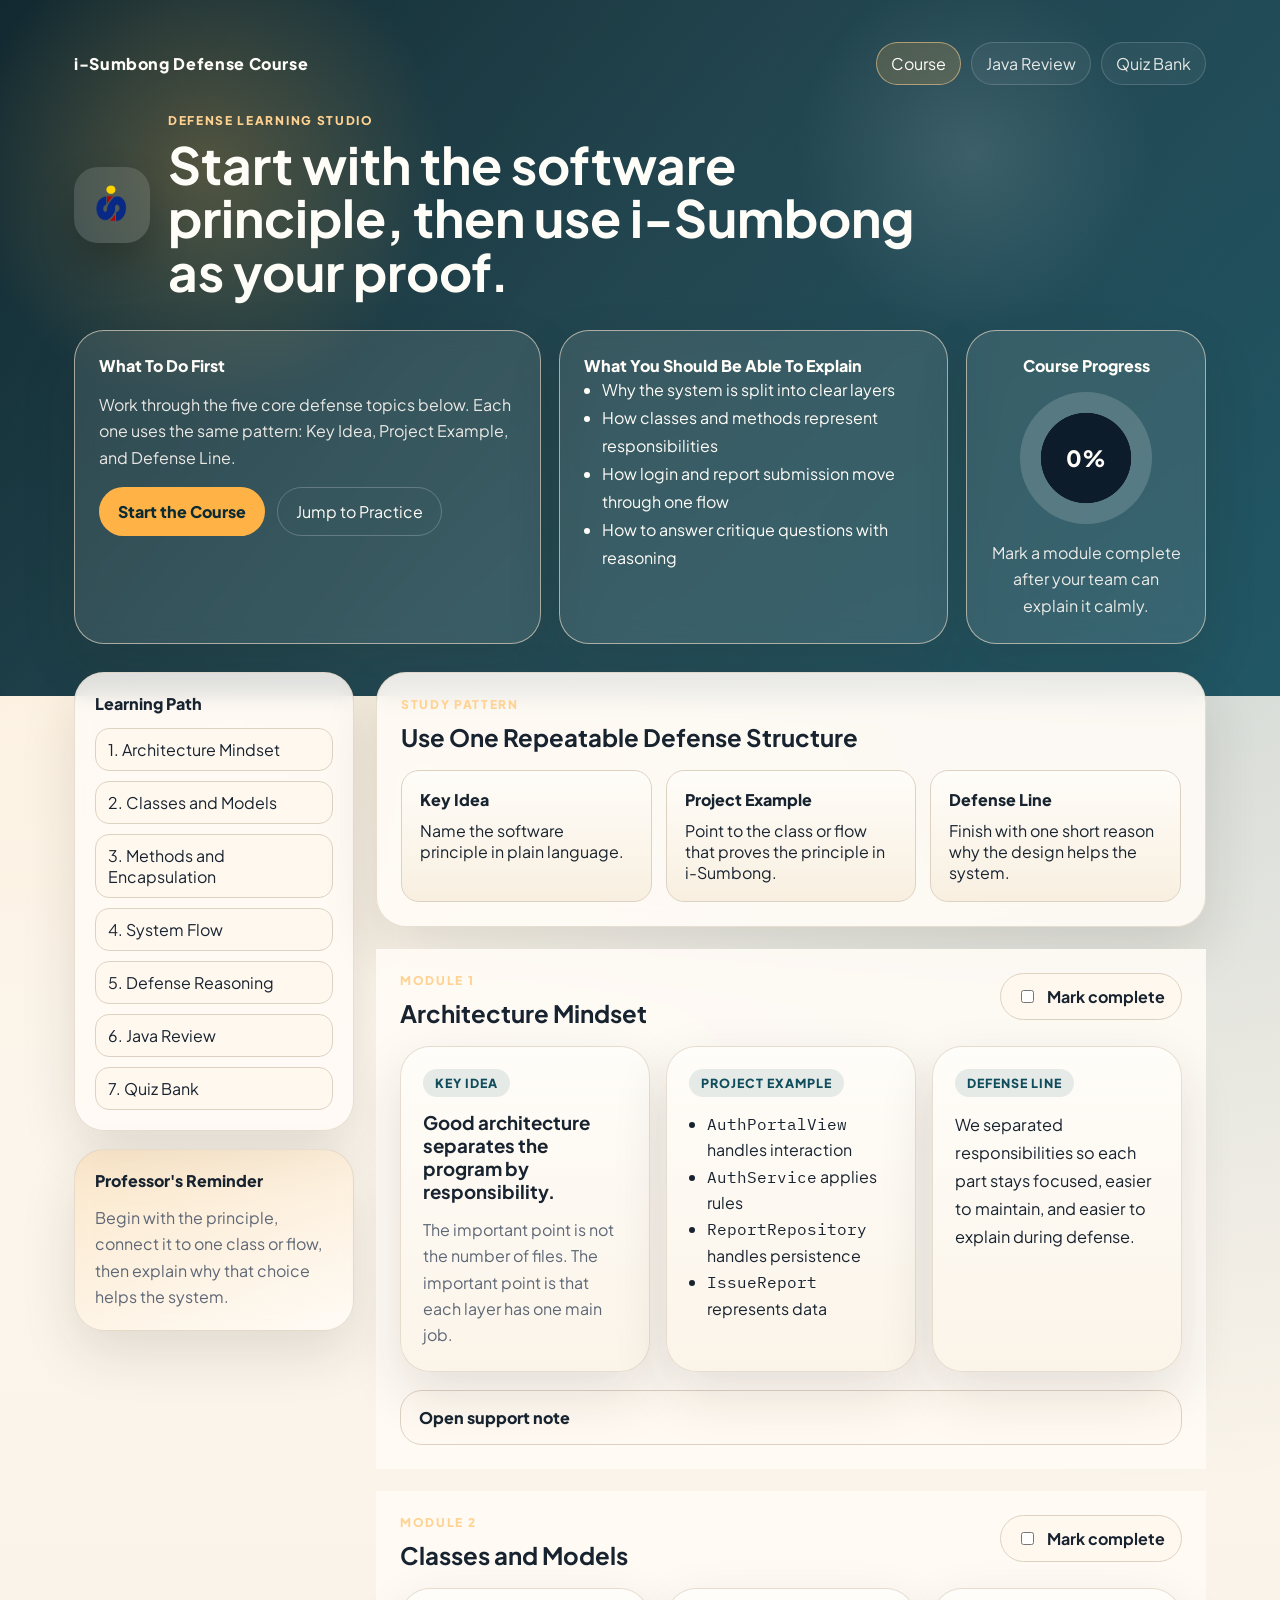
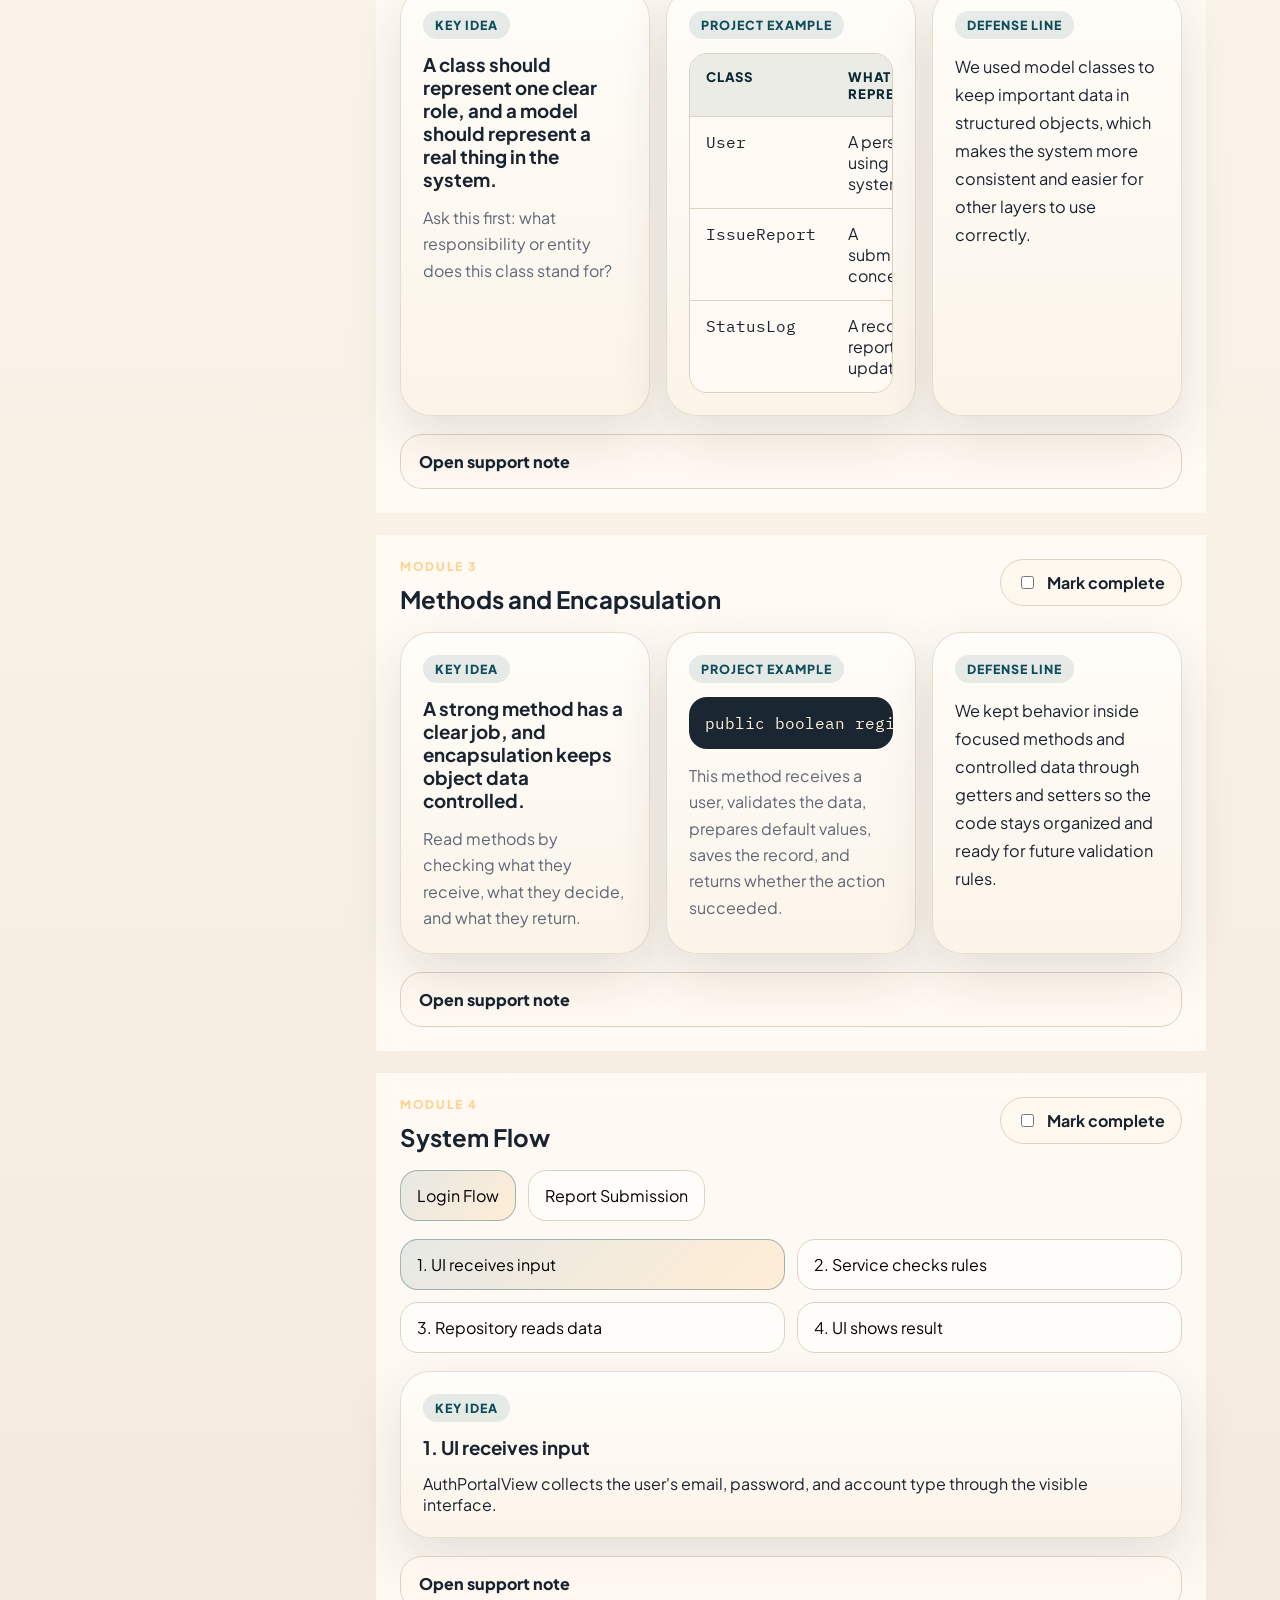
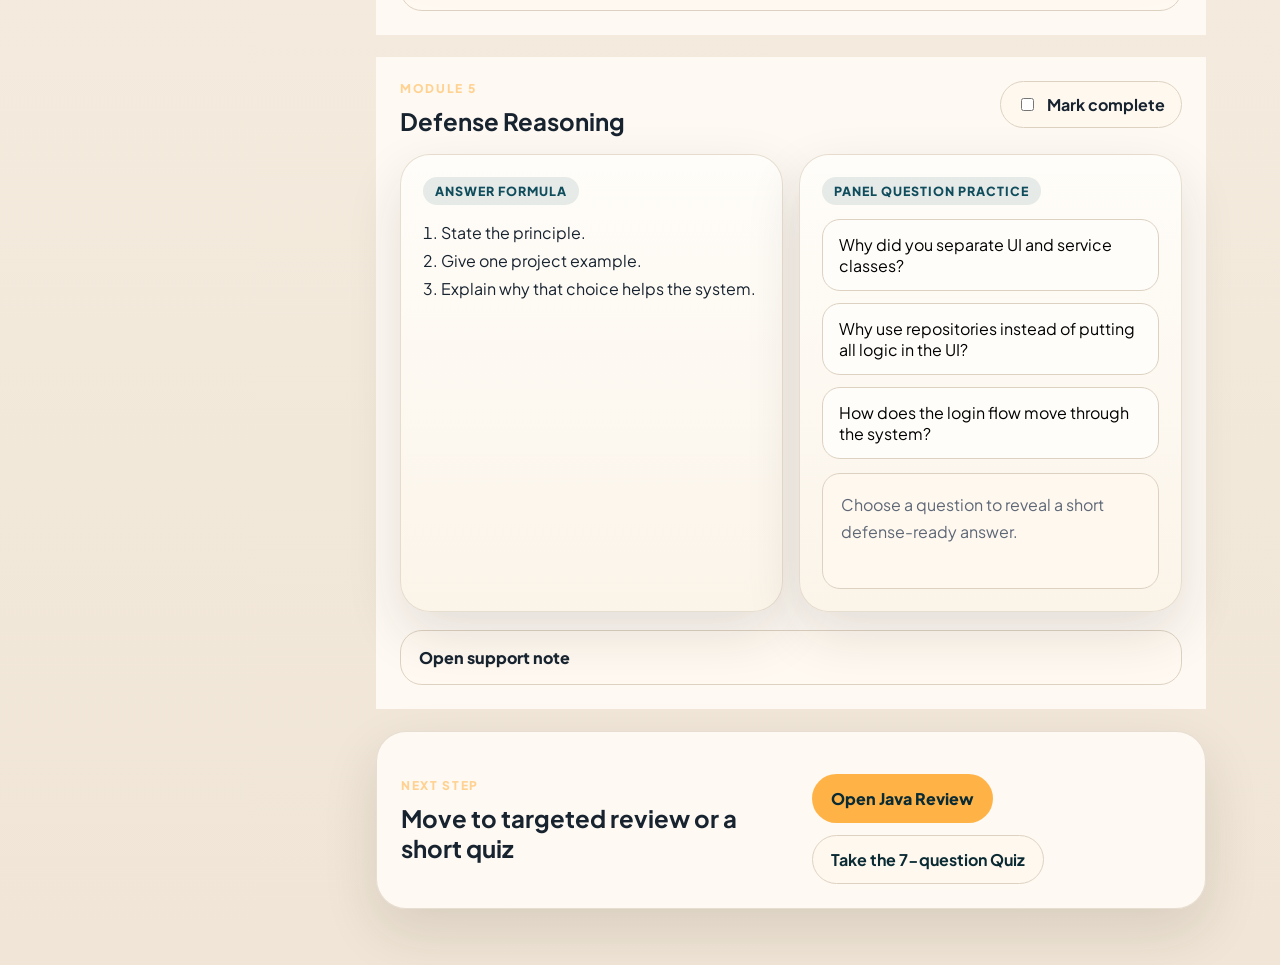
<file: index.html>
<!DOCTYPE html>
<html lang="en">
<head>
  <meta charset="UTF-8">
  <meta name="viewport" content="width=device-width, initial-scale=1.0">
  <title>i-Sumbong Defense Course</title>
  <link rel="preconnect" href="https://fonts.googleapis.com">
  <link rel="preconnect" href="https://fonts.gstatic.com" crossorigin>
  <link href="https://fonts.googleapis.com/css2?family=Plus+Jakarta+Sans:wght@400;500;600;700;800&family=IBM+Plex+Mono:wght@400;500;600&display=swap" rel="stylesheet">
  <link rel="stylesheet" href="styles.css">
</head>
<body>
  <div class="page-shell">
    <header class="hero">
      <div class="hero__mesh" aria-hidden="true"></div>
      <div class="hero__content">
        <nav class="top-nav" aria-label="Primary">
          <a class="top-nav__brand" href="index.html">i-Sumbong Defense Course</a>
          <div class="top-nav__links">
            <a class="top-nav__link is-active" href="index.html">Course</a>
            <a class="top-nav__link" href="java-review.html">Java Review</a>
            <a class="top-nav__link" href="quiz.html">Quiz Bank</a>
          </div>
        </nav>

        <div class="brand-row">
          <img class="brand-row__logo" src="logo.png" alt="i-Sumbong brand mark">
          <div>
            <p class="eyebrow">Defense Learning Studio</p>
            <h1>Start with the software principle, then use i-Sumbong as your proof.</h1>
          </div>
        </div>

        <div class="hero__grid hero__grid--course">
          <section class="hero-card hero-card--lead">
            <p class="hero-card__label">What To Do First</p>
            <p class="hero-card__copy">
              Work through the five core defense topics below. Each one uses the same pattern:
              Key Idea, Project Example, and Defense Line.
            </p>
            <div class="hero-actions">
              <a class="button button--primary" href="#module-1">Start the Course</a>
              <button class="button button--ghost" id="start-review" type="button">Jump to Practice</button>
            </div>
          </section>

          <section class="hero-card hero-card--checklist">
            <p class="hero-card__label">What You Should Be Able To Explain</p>
            <ul class="plain-list">
              <li>Why the system is split into clear layers</li>
              <li>How classes and methods represent responsibilities</li>
              <li>How login and report submission move through one flow</li>
              <li>How to answer critique questions with reasoning</li>
            </ul>
          </section>

          <section class="hero-card hero-card--score">
            <p class="hero-card__label">Course Progress</p>
            <div class="score-ring" aria-hidden="true">
              <span id="progress-value">0%</span>
            </div>
            <p class="hero-card__copy">Mark a module complete after your team can explain it calmly.</p>
          </section>
        </div>
      </div>
    </header>

    <div class="content-shell">
      <aside class="sidebar">
        <div class="sidebar__panel">
          <p class="sidebar__title">Learning Path</p>
          <nav class="checklist-nav">
            <a href="#module-1">1. Architecture Mindset</a>
            <a href="#module-2">2. Classes and Models</a>
            <a href="#module-3">3. Methods and Encapsulation</a>
            <a href="#module-4">4. System Flow</a>
            <a href="#module-5">5. Defense Reasoning</a>
            <a href="java-review.html">6. Java Review</a>
            <a href="quiz.html">7. Quiz Bank</a>
          </nav>
        </div>

        <div class="sidebar__panel sidebar__panel--accent">
          <p class="sidebar__title">Professor's Reminder</p>
          <p class="sidebar__copy">
            Begin with the principle, connect it to one class or flow, then explain why that choice helps
            the system.
          </p>
        </div>
      </aside>

      <main class="main-content">
        <section class="overview-card">
          <div>
            <p class="eyebrow">Study Pattern</p>
            <h2>Use One Repeatable Defense Structure</h2>
          </div>
          <div class="architecture-grid architecture-grid--compact">
            <article>
              <p class="architecture-grid__title">Key Idea</p>
              <p>Name the software principle in plain language.</p>
            </article>
            <article>
              <p class="architecture-grid__title">Project Example</p>
              <p>Point to the class or flow that proves the principle in i-Sumbong.</p>
            </article>
            <article>
              <p class="architecture-grid__title">Defense Line</p>
              <p>Finish with one short reason why the design helps the system.</p>
            </article>
          </div>
        </section>

        <section class="module" id="module-1">
          <div class="module__header">
            <div>
              <p class="eyebrow">Module 1</p>
              <h2>Architecture Mindset</h2>
            </div>
            <label class="module-check">
              <input class="progress-check" data-module="1" type="checkbox">
              <span>Mark complete</span>
            </label>
          </div>

          <div class="teaching-grid">
            <article class="lesson-card">
              <p class="lesson-tag">Key Idea</p>
              <h3>Good architecture separates the program by responsibility.</h3>
              <p class="plain-explain">
                The important point is not the number of files. The important point is that each layer has
                one main job.
              </p>
            </article>

            <article class="lesson-card lesson-card--case">
              <p class="lesson-tag">Project Example</p>
              <ul class="plain-list plain-list--tight">
                <li><code>AuthPortalView</code> handles interaction</li>
                <li><code>AuthService</code> applies rules</li>
                <li><code>ReportRepository</code> handles persistence</li>
                <li><code>IssueReport</code> represents data</li>
              </ul>
            </article>

            <article class="lesson-card lesson-card--answer">
              <p class="lesson-tag">Defense Line</p>
              <p class="defense-answer">
                We separated responsibilities so each part stays focused, easier to maintain, and easier to
                explain during defense.
              </p>
            </article>
          </div>

          <details class="support-note">
            <summary>Open support note</summary>
            <div class="support-note__content">
              <p><strong>Weak answer:</strong> We used layers because that is how Java projects look.</p>
              <p><strong>Better answer:</strong> We used layers because interaction, rules, storage, and data representation should not compete inside one class.</p>
            </div>
          </details>
        </section>

        <section class="module" id="module-2">
          <div class="module__header">
            <div>
              <p class="eyebrow">Module 2</p>
              <h2>Classes and Models</h2>
            </div>
            <label class="module-check">
              <input class="progress-check" data-module="2" type="checkbox">
              <span>Mark complete</span>
            </label>
          </div>

          <div class="teaching-grid">
            <article class="lesson-card">
              <p class="lesson-tag">Key Idea</p>
              <h3>A class should represent one clear role, and a model should represent a real thing in the system.</h3>
              <p class="plain-explain">
                Ask this first: what responsibility or entity does this class stand for?
              </p>
            </article>

            <article class="lesson-card lesson-card--case">
              <p class="lesson-tag">Project Example</p>
              <div class="table-shell">
                <table class="course-table">
                  <thead>
                    <tr>
                      <th scope="col">Class</th>
                      <th scope="col">What It Represents</th>
                    </tr>
                  </thead>
                  <tbody>
                    <tr>
                      <td><code>User</code></td>
                      <td>A person using the system</td>
                    </tr>
                    <tr>
                      <td><code>IssueReport</code></td>
                      <td>A submitted concern</td>
                    </tr>
                    <tr>
                      <td><code>StatusLog</code></td>
                      <td>A record of report updates</td>
                    </tr>
                  </tbody>
                </table>
              </div>
            </article>

            <article class="lesson-card lesson-card--answer">
              <p class="lesson-tag">Defense Line</p>
              <p class="defense-answer">
                We used model classes to keep important data in structured objects, which makes the system
                more consistent and easier for other layers to use correctly.
              </p>
            </article>
          </div>

          <details class="support-note">
            <summary>Open support note</summary>
            <div class="support-note__content">
              <p><strong>Class vs object:</strong> A class is the blueprint. An object is one actual instance created from that blueprint.</p>
              <p><strong>Fast example:</strong> <code>IssueReport</code> is the class, while one submitted complaint is an object.</p>
            </div>
          </details>
        </section>

        <section class="module" id="module-3">
          <div class="module__header">
            <div>
              <p class="eyebrow">Module 3</p>
              <h2>Methods and Encapsulation</h2>
            </div>
            <label class="module-check">
              <input class="progress-check" data-module="3" type="checkbox">
              <span>Mark complete</span>
            </label>
          </div>

          <div class="teaching-grid">
            <article class="lesson-card">
              <p class="lesson-tag">Key Idea</p>
              <h3>A strong method has a clear job, and encapsulation keeps object data controlled.</h3>
              <p class="plain-explain">
                Read methods by checking what they receive, what they decide, and what they return.
              </p>
            </article>

            <article class="lesson-card lesson-card--case">
              <p class="lesson-tag">Project Example</p>
              <pre><code>public boolean registerResident(User user)</code></pre>
              <p class="plain-explain">
                This method receives a user, validates the data, prepares default values, saves the record,
                and returns whether the action succeeded.
              </p>
            </article>

            <article class="lesson-card lesson-card--answer">
              <p class="lesson-tag">Defense Line</p>
              <p class="defense-answer">
                We kept behavior inside focused methods and controlled data through getters and setters so
                the code stays organized and ready for future validation rules.
              </p>
            </article>
          </div>

          <details class="support-note">
            <summary>Open support note</summary>
            <div class="support-note__content">
              <p><strong>Why encapsulation matters:</strong> It prevents object state from being changed carelessly across the whole program.</p>
              <p><strong>Simple phrasing:</strong> Access happens through controlled methods instead of direct field changes everywhere.</p>
            </div>
          </details>
        </section>

        <section class="module" id="module-4">
          <div class="module__header">
            <div>
              <p class="eyebrow">Module 4</p>
              <h2>System Flow</h2>
            </div>
            <label class="module-check">
              <input class="progress-check" data-module="4" type="checkbox">
              <span>Mark complete</span>
            </label>
          </div>

          <div class="flow-toolbar">
            <button class="flow-toggle is-selected" data-flow-track="login" type="button">Login Flow</button>
            <button class="flow-toggle" data-flow-track="report" type="button">Report Submission</button>
          </div>

          <div class="flow-map" id="flow-map">
            <button class="flow-step is-active" data-flow="0" type="button">1. UI receives input</button>
            <button class="flow-step" data-flow="1" type="button">2. Service checks rules</button>
            <button class="flow-step" data-flow="2" type="button">3. Repository reads or writes data</button>
            <button class="flow-step" data-flow="3" type="button">4. UI shows result</button>
          </div>

          <article class="lesson-card flow-output" id="flow-output">
            <p class="lesson-tag">Key Idea</p>
            <h3>1. UI receives input</h3>
            <p>The user enters information into the screen, and the UI passes that input to the correct service.</p>
          </article>

          <details class="support-note">
            <summary>Open support note</summary>
            <div class="support-note__content">
              <p><strong>Login pattern:</strong> UI input -> service validation -> repository lookup -> result in UI.</p>
              <p><strong>Report pattern:</strong> UI input -> service validation and defaults -> repository save -> success feedback.</p>
            </div>
          </details>
        </section>

        <section class="module" id="module-5">
          <div class="module__header">
            <div>
              <p class="eyebrow">Module 5</p>
              <h2>Defense Reasoning</h2>
            </div>
            <label class="module-check">
              <input class="progress-check" data-module="5" type="checkbox">
              <span>Mark complete</span>
            </label>
          </div>

          <div class="module__grid">
            <article class="lesson-card">
              <p class="lesson-tag">Answer Formula</p>
              <ol class="number-list">
                <li>State the principle.</li>
                <li>Give one project example.</li>
                <li>Explain why that choice helps the system.</li>
              </ol>
            </article>

            <article class="lesson-card">
              <p class="lesson-tag">Panel Question Practice</p>
              <div class="prompt-stack">
                <button class="prompt-button" type="button">Why did you separate UI and service classes?</button>
                <button class="prompt-button" type="button">Why use repositories instead of putting all logic in the UI?</button>
                <button class="prompt-button" type="button">How does the login flow move through the system?</button>
              </div>
              <div class="prompt-answer" id="prompt-answer">
                Choose a question to reveal a short defense-ready answer.
              </div>
            </article>
          </div>

          <details class="support-note">
            <summary>Open support note</summary>
            <div class="support-note__content">
              <p><strong>Critique example:</strong> <code>AuthPortalView</code> works, but its size makes it a good maintainability discussion point.</p>
              <p><strong>Good tone in defense:</strong> Be balanced. Mention what works now and what could improve later.</p>
            </div>
          </details>
        </section>

        <section class="overview-card overview-card--next">
          <div>
            <p class="eyebrow">Next Step</p>
            <h2>Move to targeted review or a short quiz</h2>
          </div>
          <div class="next-actions">
            <a class="button button--primary" href="java-review.html">Open Java Review</a>
            <a class="button button--secondary" href="quiz.html">Take the 7-question Quiz</a>
          </div>
        </section>
      </main>
    </div>
  </div>

  <script src="script.js"></script>
</body>
</html>
</file>
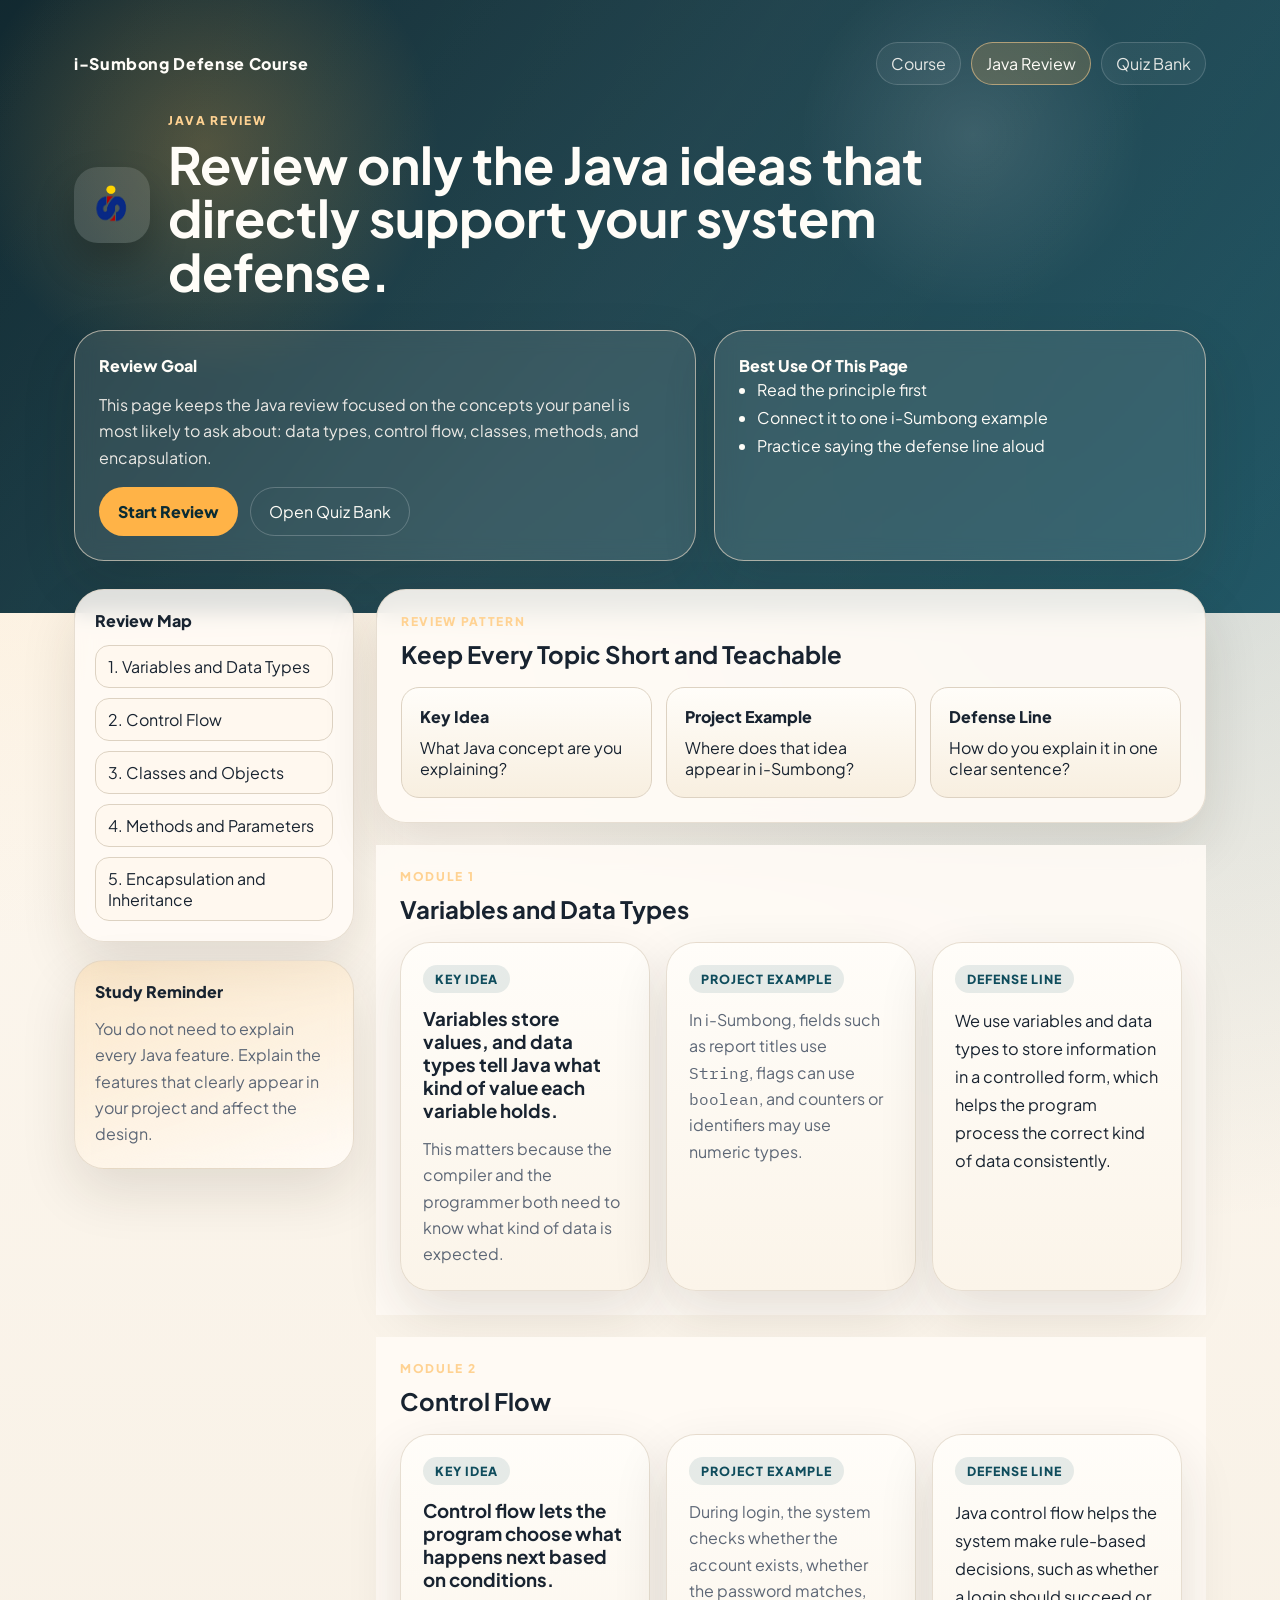
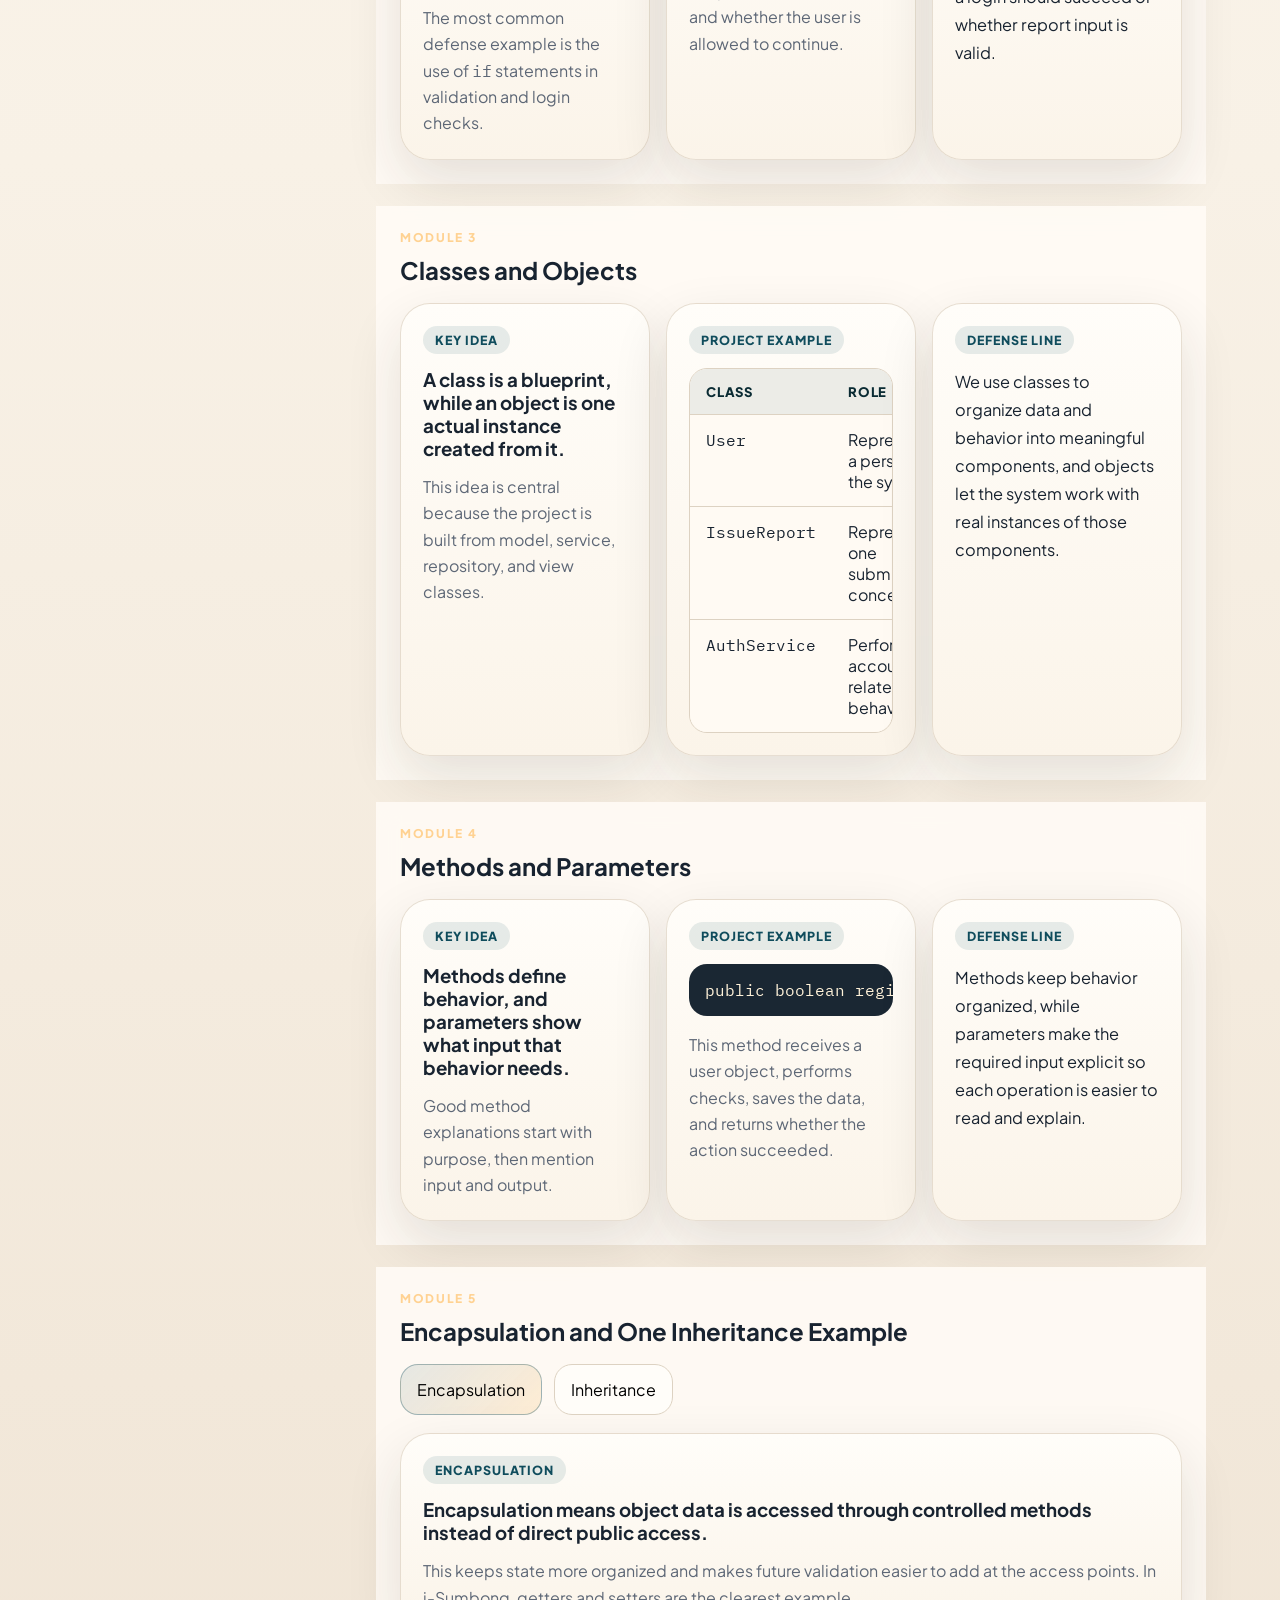
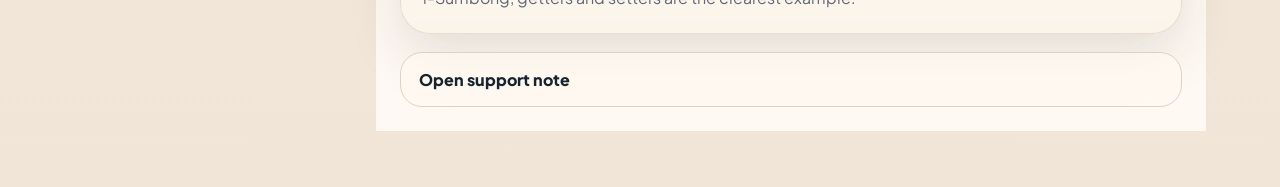
<file: java-review.html>
<!DOCTYPE html>
<html lang="en">
<head>
  <meta charset="UTF-8">
  <meta name="viewport" content="width=device-width, initial-scale=1.0">
  <title>Java Programming Review</title>
  <link rel="preconnect" href="https://fonts.googleapis.com">
  <link rel="preconnect" href="https://fonts.gstatic.com" crossorigin>
  <link href="https://fonts.googleapis.com/css2?family=Plus+Jakarta+Sans:wght@400;500;600;700;800&family=IBM+Plex+Mono:wght@400;500;600&display=swap" rel="stylesheet">
  <link rel="stylesheet" href="java-review.css">
</head>
<body>
  <div class="page-shell">
    <header class="hero">
      <div class="hero__mesh" aria-hidden="true"></div>
      <div class="hero__content">
        <nav class="top-nav" aria-label="Primary">
          <a class="top-nav__brand" href="index.html">i-Sumbong Defense Course</a>
          <div class="top-nav__links">
            <a class="top-nav__link" href="index.html">Course</a>
            <a class="top-nav__link is-active" href="java-review.html">Java Review</a>
            <a class="top-nav__link" href="quiz.html">Quiz Bank</a>
          </div>
        </nav>

        <div class="brand-row">
          <img class="brand-row__logo" src="logo.png" alt="i-Sumbong brand mark">
          <div>
            <p class="eyebrow">Java Review</p>
            <h1>Review only the Java ideas that directly support your system defense.</h1>
          </div>
        </div>

        <div class="hero__grid hero__grid--review">
          <section class="hero-card hero-card--lead">
            <p class="hero-card__label">Review Goal</p>
            <p class="hero-card__copy">
              This page keeps the Java review focused on the concepts your panel is most likely to ask about:
              data types, control flow, classes, methods, and encapsulation.
            </p>
            <div class="hero-actions">
              <a class="button button--primary" href="#review-modules">Start Review</a>
              <a class="button button--ghost" href="quiz.html">Open Quiz Bank</a>
            </div>
          </section>

          <section class="hero-card">
            <p class="hero-card__label">Best Use Of This Page</p>
            <ul class="plain-list">
              <li>Read the principle first</li>
              <li>Connect it to one i-Sumbong example</li>
              <li>Practice saying the defense line aloud</li>
            </ul>
          </section>
        </div>
      </div>
    </header>

    <div class="content-shell" id="review-modules">
      <aside class="sidebar">
        <div class="sidebar__panel">
          <p class="sidebar__title">Review Map</p>
          <nav class="checklist-nav">
            <a href="#module-1">1. Variables and Data Types</a>
            <a href="#module-2">2. Control Flow</a>
            <a href="#module-3">3. Classes and Objects</a>
            <a href="#module-4">4. Methods and Parameters</a>
            <a href="#module-5">5. Encapsulation and Inheritance</a>
          </nav>
        </div>

        <div class="sidebar__panel sidebar__panel--accent">
          <p class="sidebar__title">Study Reminder</p>
          <p class="sidebar__copy">
            You do not need to explain every Java feature. Explain the features that clearly appear in your
            project and affect the design.
          </p>
        </div>
      </aside>

      <main class="main-content">
        <section class="overview-card">
          <div>
            <p class="eyebrow">Review Pattern</p>
            <h2>Keep Every Topic Short and Teachable</h2>
          </div>
          <div class="architecture-grid architecture-grid--compact">
            <article>
              <p class="architecture-grid__title">Key Idea</p>
              <p>What Java concept are you explaining?</p>
            </article>
            <article>
              <p class="architecture-grid__title">Project Example</p>
              <p>Where does that idea appear in i-Sumbong?</p>
            </article>
            <article>
              <p class="architecture-grid__title">Defense Line</p>
              <p>How do you explain it in one clear sentence?</p>
            </article>
          </div>
        </section>

        <section class="module" id="module-1">
          <div class="module__header">
            <div>
              <p class="eyebrow">Module 1</p>
              <h2>Variables and Data Types</h2>
            </div>
          </div>

          <div class="teaching-grid">
            <article class="lesson-card">
              <p class="lesson-tag">Key Idea</p>
              <h3>Variables store values, and data types tell Java what kind of value each variable holds.</h3>
              <p class="plain-explain">
                This matters because the compiler and the programmer both need to know what kind of data is expected.
              </p>
            </article>

            <article class="lesson-card">
              <p class="lesson-tag">Project Example</p>
              <p class="plain-explain">
                In i-Sumbong, fields such as report titles use <code>String</code>, flags can use
                <code>boolean</code>, and counters or identifiers may use numeric types.
              </p>
            </article>

            <article class="lesson-card">
              <p class="lesson-tag">Defense Line</p>
              <p class="defense-answer">
                We use variables and data types to store information in a controlled form, which helps the
                program process the correct kind of data consistently.
              </p>
            </article>
          </div>
        </section>

        <section class="module" id="module-2">
          <div class="module__header">
            <div>
              <p class="eyebrow">Module 2</p>
              <h2>Control Flow</h2>
            </div>
          </div>

          <div class="teaching-grid">
            <article class="lesson-card">
              <p class="lesson-tag">Key Idea</p>
              <h3>Control flow lets the program choose what happens next based on conditions.</h3>
              <p class="plain-explain">
                The most common defense example is the use of <code>if</code> statements in validation and login checks.
              </p>
            </article>

            <article class="lesson-card">
              <p class="lesson-tag">Project Example</p>
              <p class="plain-explain">
                During login, the system checks whether the account exists, whether the password matches,
                and whether the user is allowed to continue.
              </p>
            </article>

            <article class="lesson-card">
              <p class="lesson-tag">Defense Line</p>
              <p class="defense-answer">
                Java control flow helps the system make rule-based decisions, such as whether a login should
                succeed or whether report input is valid.
              </p>
            </article>
          </div>
        </section>

        <section class="module" id="module-3">
          <div class="module__header">
            <div>
              <p class="eyebrow">Module 3</p>
              <h2>Classes and Objects</h2>
            </div>
          </div>

          <div class="teaching-grid">
            <article class="lesson-card">
              <p class="lesson-tag">Key Idea</p>
              <h3>A class is a blueprint, while an object is one actual instance created from it.</h3>
              <p class="plain-explain">
                This idea is central because the project is built from model, service, repository, and view classes.
              </p>
            </article>

            <article class="lesson-card lesson-card--case">
              <p class="lesson-tag">Project Example</p>
              <div class="table-shell">
                <table class="course-table">
                  <thead>
                    <tr>
                      <th scope="col">Class</th>
                      <th scope="col">Role</th>
                    </tr>
                  </thead>
                  <tbody>
                    <tr>
                      <td><code>User</code></td>
                      <td>Represents a person in the system</td>
                    </tr>
                    <tr>
                      <td><code>IssueReport</code></td>
                      <td>Represents one submitted concern</td>
                    </tr>
                    <tr>
                      <td><code>AuthService</code></td>
                      <td>Performs account-related behavior</td>
                    </tr>
                  </tbody>
                </table>
              </div>
            </article>

            <article class="lesson-card">
              <p class="lesson-tag">Defense Line</p>
              <p class="defense-answer">
                We use classes to organize data and behavior into meaningful components, and objects let the
                system work with real instances of those components.
              </p>
            </article>
          </div>
        </section>

        <section class="module" id="module-4">
          <div class="module__header">
            <div>
              <p class="eyebrow">Module 4</p>
              <h2>Methods and Parameters</h2>
            </div>
          </div>

          <div class="teaching-grid">
            <article class="lesson-card">
              <p class="lesson-tag">Key Idea</p>
              <h3>Methods define behavior, and parameters show what input that behavior needs.</h3>
              <p class="plain-explain">
                Good method explanations start with purpose, then mention input and output.
              </p>
            </article>

            <article class="lesson-card lesson-card--case">
              <p class="lesson-tag">Project Example</p>
              <pre><code>public boolean registerResident(User user)</code></pre>
              <p class="plain-explain">
                This method receives a user object, performs checks, saves the data, and returns whether the action succeeded.
              </p>
            </article>

            <article class="lesson-card">
              <p class="lesson-tag">Defense Line</p>
              <p class="defense-answer">
                Methods keep behavior organized, while parameters make the required input explicit so each
                operation is easier to read and explain.
              </p>
            </article>
          </div>
        </section>

        <section class="module" id="module-5">
          <div class="module__header">
            <div>
              <p class="eyebrow">Module 5</p>
              <h2>Encapsulation and One Inheritance Example</h2>
            </div>
          </div>

          <div class="topic-switcher" role="tablist" aria-label="Java concept tabs">
            <button class="topic-button is-selected" data-topic="encapsulation" type="button">Encapsulation</button>
            <button class="topic-button" data-topic="inheritance" type="button">Inheritance</button>
          </div>

          <article class="lesson-card topic-output" id="topic-output">
            <p class="lesson-tag">Encapsulation</p>
            <h3>Encapsulation means object data is accessed through controlled methods instead of direct public access.</h3>
            <p class="plain-explain">
              This keeps state more organized and makes future validation easier to add at the access points.
            </p>
          </article>

          <details class="support-note">
            <summary>Open support note</summary>
            <div class="support-note__content">
              <p><strong>Encapsulation example:</strong> Getters and setters control how fields in <code>IssueReport</code> or <code>User</code> are read and changed.</p>
              <p><strong>Inheritance example:</strong> <code>App</code> extends JavaFX <code>Application</code>, which shows reuse of framework behavior.</p>
            </div>
          </details>
        </section>
      </main>
    </div>
  </div>

  <script src="java-review.js"></script>
</body>
</html>
</file>
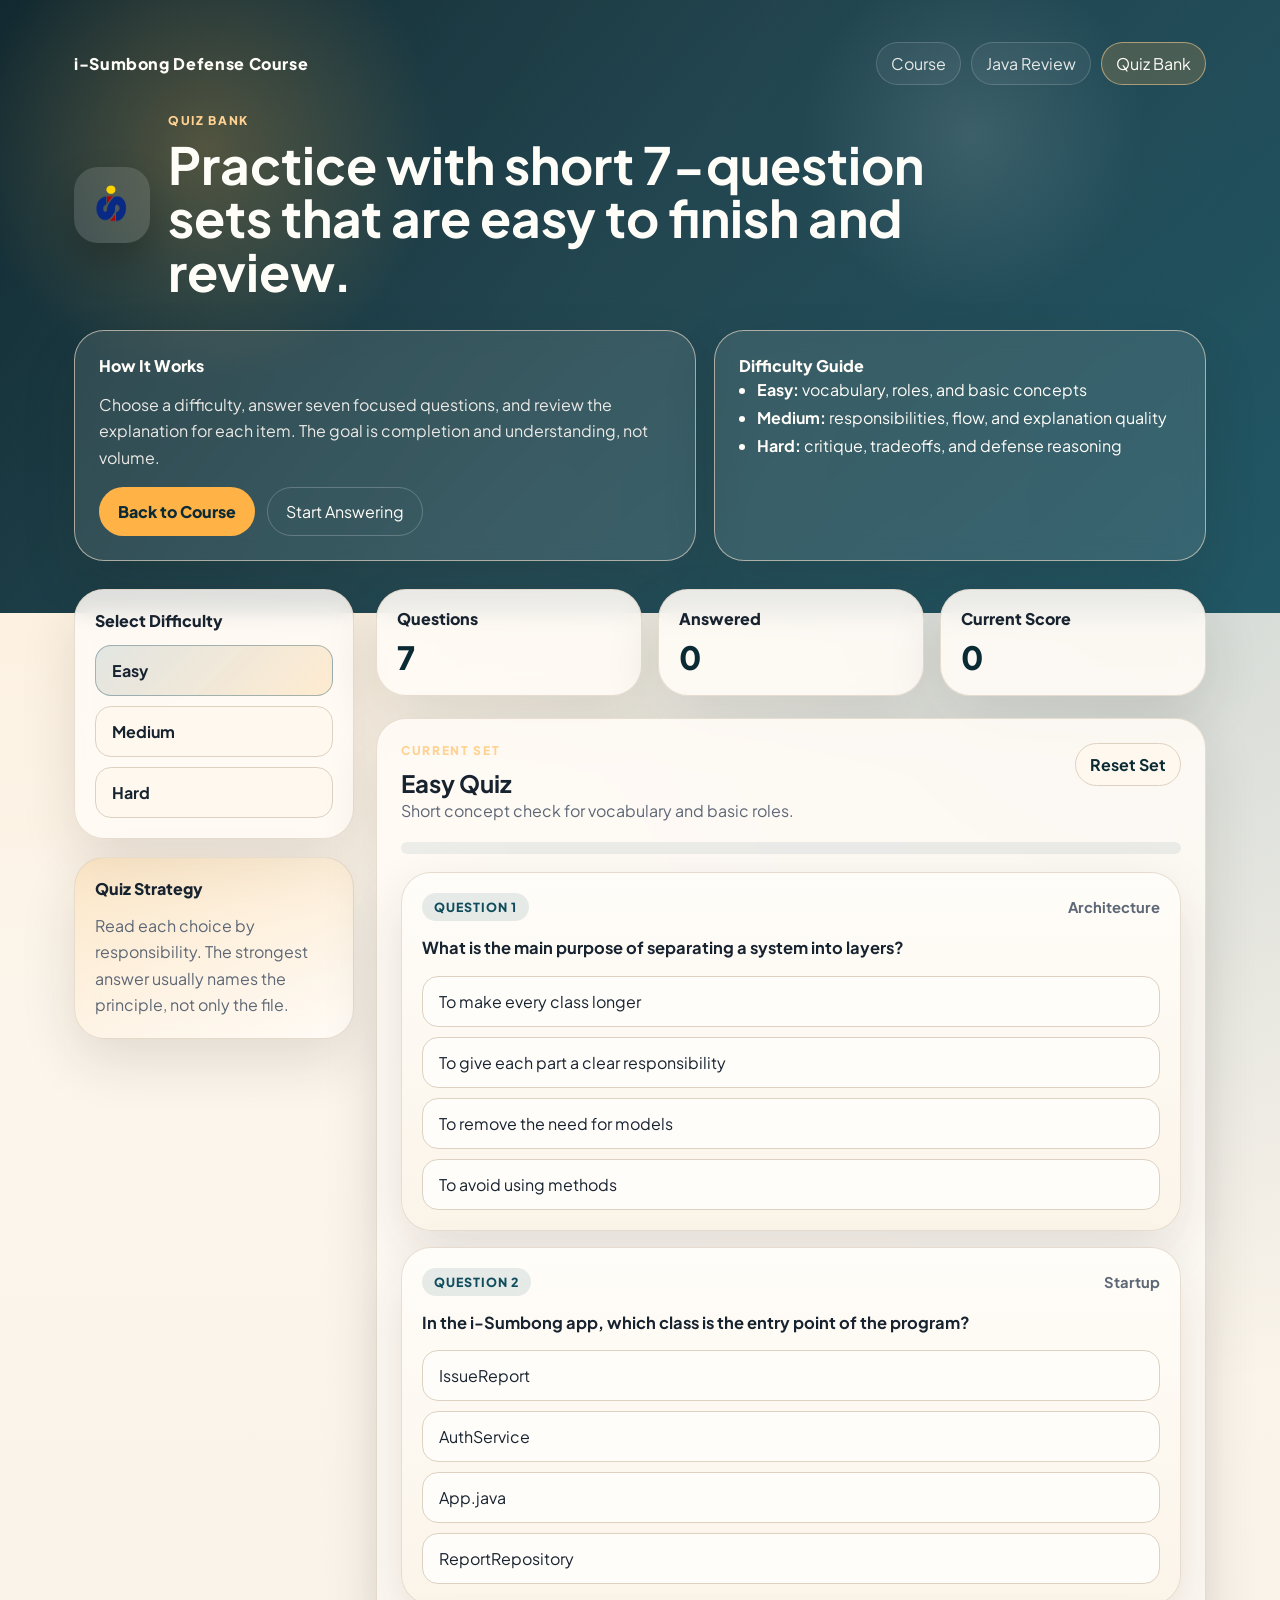
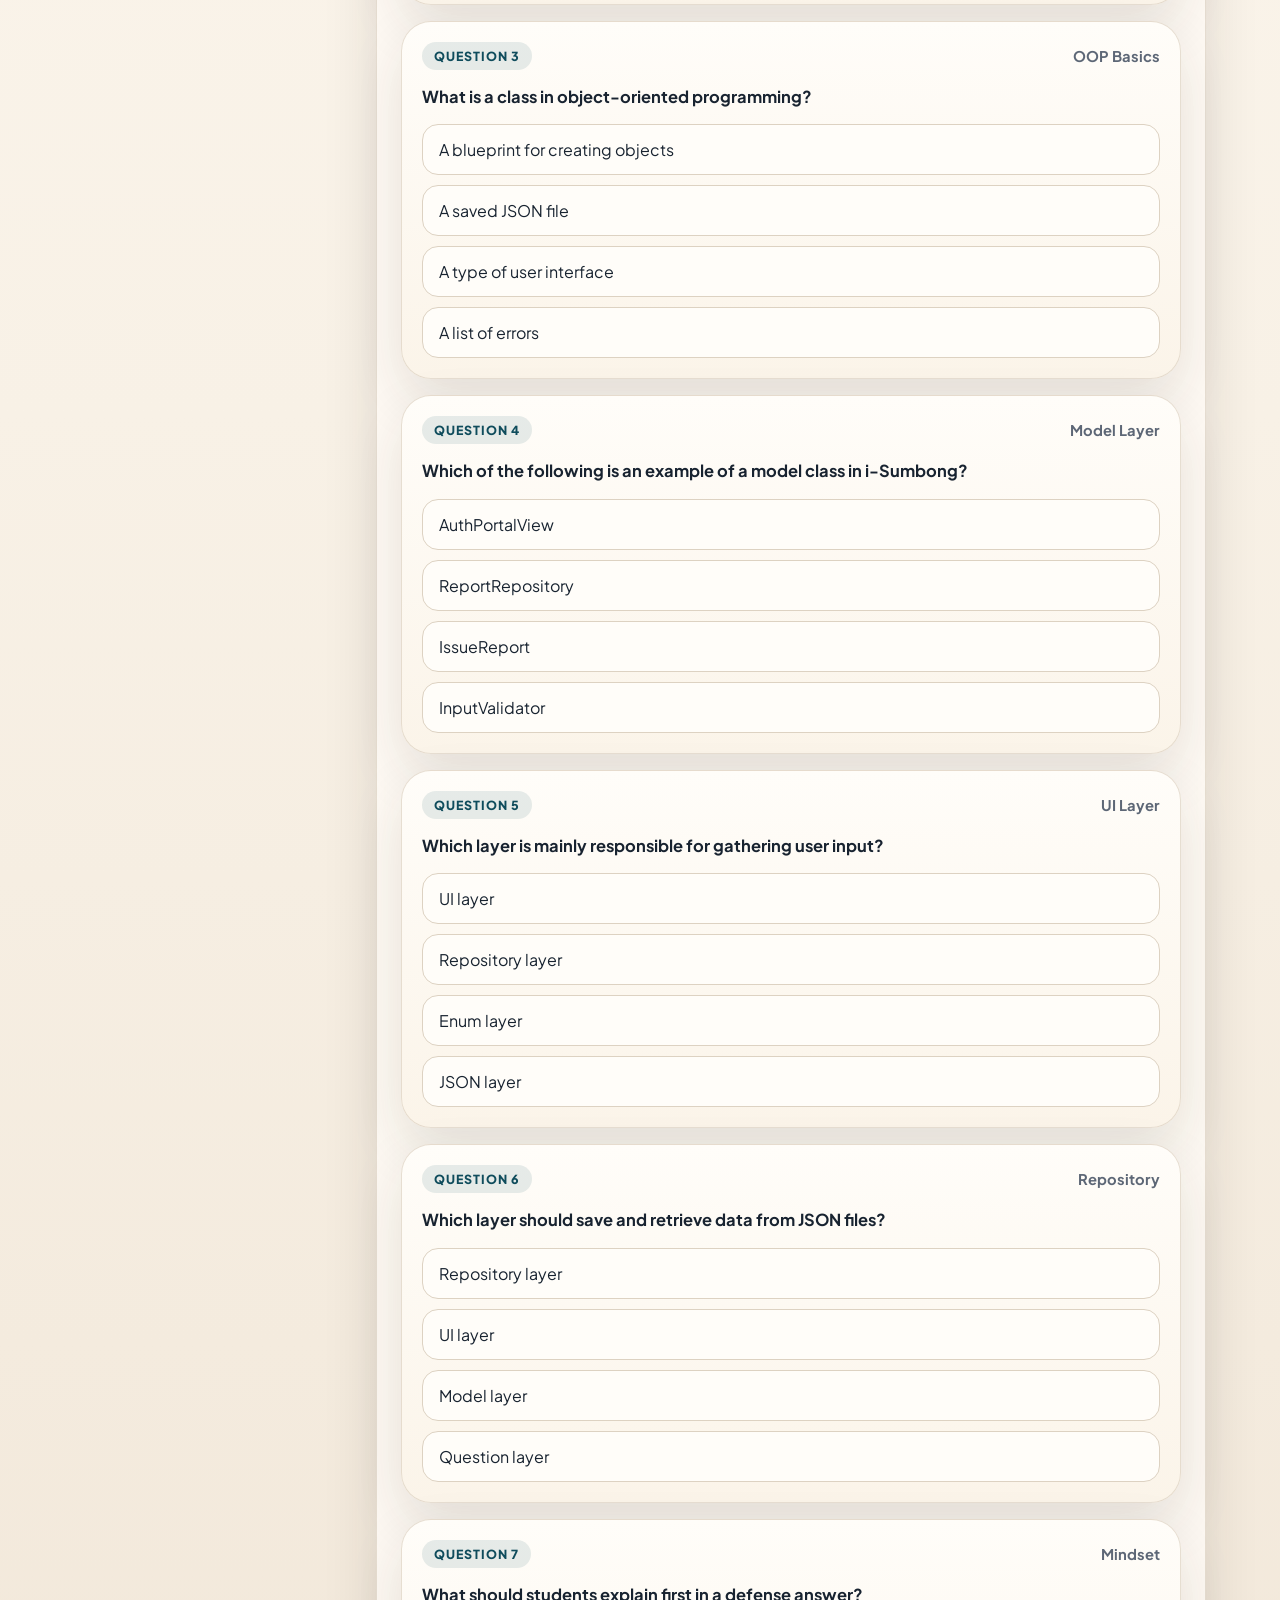
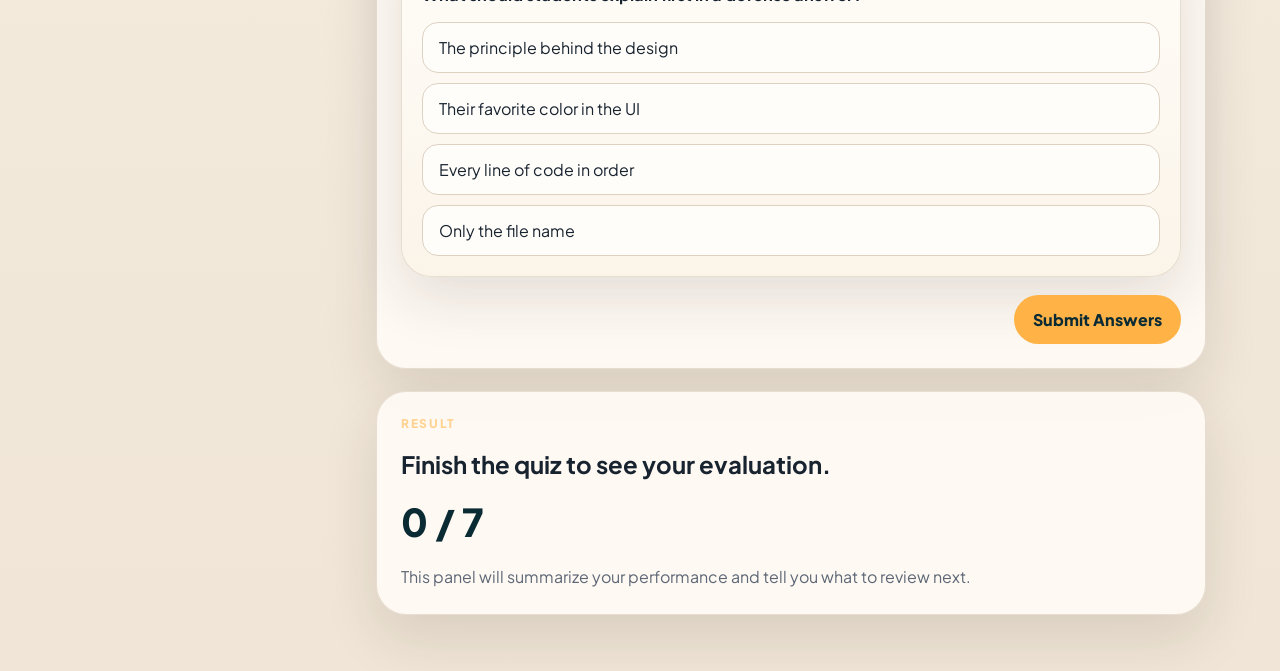
<file: quiz.html>
<!DOCTYPE html>
<html lang="en">
<head>
  <meta charset="UTF-8">
  <meta name="viewport" content="width=device-width, initial-scale=1.0">
  <title>i-Sumbong Quiz Bank</title>
  <link rel="preconnect" href="https://fonts.googleapis.com">
  <link rel="preconnect" href="https://fonts.gstatic.com" crossorigin>
  <link href="https://fonts.googleapis.com/css2?family=Plus+Jakarta+Sans:wght@400;500;600;700;800&family=IBM+Plex+Mono:wght@400;500;600&display=swap" rel="stylesheet">
  <link rel="stylesheet" href="quiz.css">
</head>
<body>
  <div class="page-shell">
    <header class="hero">
      <div class="hero__mesh" aria-hidden="true"></div>
      <div class="hero__content">
        <nav class="top-nav" aria-label="Primary">
          <a class="top-nav__brand" href="index.html">i-Sumbong Defense Course</a>
          <div class="top-nav__links">
            <a class="top-nav__link" href="index.html">Course</a>
            <a class="top-nav__link" href="java-review.html">Java Review</a>
            <a class="top-nav__link is-active" href="quiz.html">Quiz Bank</a>
          </div>
        </nav>

        <div class="brand-row">
          <img class="brand-row__logo" src="logo.png" alt="i-Sumbong brand mark">
          <div>
            <p class="eyebrow">Quiz Bank</p>
            <h1>Practice with short 7-question sets that are easy to finish and review.</h1>
          </div>
        </div>

        <div class="hero__grid hero__grid--quiz">
          <section class="hero-card hero-card--lead">
            <p class="hero-card__label">How It Works</p>
            <p class="hero-card__copy">
              Choose a difficulty, answer seven focused questions, and review the explanation for each item.
              The goal is completion and understanding, not volume.
            </p>
            <div class="hero-actions">
              <a class="button button--primary" href="index.html">Back to Course</a>
              <button class="button button--ghost" id="jump-to-quiz" type="button">Start Answering</button>
            </div>
          </section>

          <section class="hero-card">
            <p class="hero-card__label">Difficulty Guide</p>
            <ul class="plain-list">
              <li><strong>Easy:</strong> vocabulary, roles, and basic concepts</li>
              <li><strong>Medium:</strong> responsibilities, flow, and explanation quality</li>
              <li><strong>Hard:</strong> critique, tradeoffs, and defense reasoning</li>
            </ul>
          </section>
        </div>
      </div>
    </header>

    <main class="content-shell" id="quiz-root">
      <aside class="sidebar">
        <div class="sidebar__panel">
          <p class="sidebar__title">Select Difficulty</p>
          <div class="difficulty-switcher">
            <button class="difficulty-button is-selected" data-difficulty="easy" type="button">Easy</button>
            <button class="difficulty-button" data-difficulty="medium" type="button">Medium</button>
            <button class="difficulty-button" data-difficulty="hard" type="button">Hard</button>
          </div>
        </div>

        <div class="sidebar__panel sidebar__panel--accent">
          <p class="sidebar__title">Quiz Strategy</p>
          <p class="sidebar__copy">
            Read each choice by responsibility. The strongest answer usually names the principle, not only the file.
          </p>
        </div>
      </aside>

      <section class="quiz-layout">
        <div class="summary-strip">
          <article class="summary-card">
            <p class="summary-card__label">Questions</p>
            <p class="summary-card__value" id="total-count">7</p>
          </article>
          <article class="summary-card">
            <p class="summary-card__label">Answered</p>
            <p class="summary-card__value" id="answered-count">0</p>
          </article>
          <article class="summary-card">
            <p class="summary-card__label">Current Score</p>
            <p class="summary-card__value" id="score-count">0</p>
          </article>
        </div>

        <section class="quiz-panel">
          <div class="quiz-panel__header">
            <div>
              <p class="eyebrow">Current Set</p>
              <h2 id="quiz-title">Easy Quiz</h2>
              <p class="quiz-subtitle" id="quiz-subtitle">Short concept check for vocabulary and basic roles.</p>
            </div>
            <button class="button button--secondary button--compact" id="reset-quiz" type="button">Reset Set</button>
          </div>

          <div class="progress-bar" aria-hidden="true">
            <div class="progress-bar__fill" id="progress-bar-fill"></div>
          </div>

          <div class="question-list" id="question-list"></div>

          <div class="quiz-actions">
            <button class="button button--primary" id="submit-quiz" type="button">Submit Answers</button>
          </div>
        </section>

        <section class="result-panel" id="result-panel">
          <p class="eyebrow">Result</p>
          <h2 id="result-title">Finish the quiz to see your evaluation.</h2>
          <p class="result-score" id="result-score">0 / 7</p>
          <p class="result-copy" id="result-copy">
            This panel will summarize your performance and tell you what to review next.
          </p>
        </section>
      </section>
    </main>
  </div>

  <script src="quiz.js"></script>
</body>
</html>
</file>
<file: styles.css>
:root {
  --bg: #f7f2ea;
  --surface: rgba(255, 251, 246, 0.9);
  --text: #182330;
  --muted: #5d6776;
  --line: #ddd2c2;
  --primary: #0f4c5c;
  --primary-deep: #0a2b33;
  --accent: #ffb347;
  --success: #237a57;
  --shadow: 0 22px 55px rgba(40, 30, 17, 0.12);
  --radius-xl: 30px;
  --radius-lg: 22px;
}

*,
*::before,
*::after {
  box-sizing: border-box;
}

html {
  scroll-behavior: smooth;
}

body {
  margin: 0;
  font-family: "Plus Jakarta Sans", "Segoe UI", sans-serif;
  color: var(--text);
  background:
    radial-gradient(circle at top left, rgba(255, 179, 71, 0.2), transparent 26%),
    radial-gradient(circle at 90% 14%, rgba(15, 76, 92, 0.18), transparent 24%),
    linear-gradient(180deg, #fffaf3 0%, #f8f1e6 52%, #f0e5d6 100%);
}

img {
  display: block;
  max-width: 100%;
}

h1,
h2,
h3,
h4,
p,
ul,
ol,
pre,
table {
  margin: 0;
}

button,
a {
  font: inherit;
}

code,
pre {
  font-family: "IBM Plex Mono", Consolas, monospace;
}

.page-shell {
  min-height: 100vh;
}

.hero {
  position: relative;
  overflow: hidden;
  background: linear-gradient(135deg, rgba(13, 37, 45, 0.98), rgba(18, 76, 92, 0.92));
  color: #fffdf8;
}

.hero__mesh {
  position: absolute;
  inset: 0;
  background:
    radial-gradient(circle at 16% 24%, rgba(255, 179, 71, 0.25), transparent 20%),
    radial-gradient(circle at 76% 22%, rgba(255, 255, 255, 0.12), transparent 16%),
    linear-gradient(120deg, transparent 0%, rgba(255, 255, 255, 0.04) 48%, transparent 100%);
}

.hero__content {
  position: relative;
  max-width: 1180px;
  margin: 0 auto;
  padding: 42px 24px 52px;
}

.top-nav {
  display: flex;
  align-items: center;
  justify-content: space-between;
  gap: 18px;
  margin-bottom: 28px;
}

.top-nav__brand {
  color: #fffdf8;
  text-decoration: none;
  font-weight: 800;
  letter-spacing: 0.04em;
}

.top-nav__links {
  display: flex;
  flex-wrap: wrap;
  gap: 10px;
}

.top-nav__link {
  padding: 10px 14px;
  border-radius: 999px;
  border: 1px solid rgba(255, 255, 255, 0.16);
  color: rgba(255, 253, 248, 0.88);
  text-decoration: none;
  background: rgba(255, 255, 255, 0.05);
  transition: background 160ms ease, border-color 160ms ease, transform 160ms ease;
}

.top-nav__link:hover,
.button:hover,
.flow-toggle:hover,
.flow-step:hover,
.prompt-button:hover,
.support-note summary:hover {
  transform: translateY(-2px);
}

.top-nav__link.is-active {
  background: rgba(255, 179, 71, 0.18);
  border-color: rgba(255, 210, 146, 0.55);
  color: #fffdf8;
}

.brand-row {
  display: flex;
  align-items: center;
  gap: 18px;
}

.brand-row__logo {
  width: 76px;
  height: 76px;
  border-radius: 24px;
  background: rgba(255, 255, 255, 0.12);
  padding: 10px;
  box-shadow: 0 20px 38px rgba(0, 0, 0, 0.22);
}

.eyebrow {
  margin: 0 0 10px;
  color: #ffd292;
  text-transform: uppercase;
  letter-spacing: 0.14em;
  font-size: 0.75rem;
  font-weight: 800;
}

.hero h1 {
  max-width: 760px;
  font-size: clamp(2.25rem, 4vw, 4.2rem);
  line-height: 1.04;
}

.hero__grid {
  display: grid;
  gap: 18px;
  margin-top: 32px;
}

.hero__grid--course {
  grid-template-columns: minmax(0, 1.2fr) minmax(0, 1fr) 240px;
}

.hero-card,
.overview-card,
.lesson-card,
.sidebar__panel,
.flow-output {
  border: 1px solid rgba(221, 210, 194, 0.7);
  border-radius: var(--radius-xl);
  box-shadow: var(--shadow);
}

.hero-card {
  padding: 24px;
  background: rgba(255, 248, 239, 0.1);
  backdrop-filter: blur(10px);
}

.hero-card > * + * {
  margin-top: 16px;
}

.hero-card--score {
  display: grid;
  place-items: center;
  text-align: center;
}

.hero-card__label,
.sidebar__title,
.architecture-grid__title {
  font-weight: 800;
}

.hero-card__copy {
  color: rgba(255, 250, 244, 0.9);
  line-height: 1.65;
}

.hero-actions,
.next-actions,
.flow-toolbar {
  display: flex;
  flex-wrap: wrap;
  gap: 12px;
}

.button {
  display: inline-flex;
  align-items: center;
  justify-content: center;
  padding: 13px 18px;
  border-radius: 999px;
  border: 1px solid transparent;
  cursor: pointer;
  text-decoration: none;
  transition: transform 160ms ease, background 160ms ease, color 160ms ease, border-color 160ms ease;
}

.button--primary {
  background: var(--accent);
  color: var(--primary-deep);
  font-weight: 800;
}

.button--ghost {
  background: transparent;
  border-color: rgba(255, 255, 255, 0.22);
  color: #fffdf8;
}

.button--secondary {
  background: #fff8ef;
  border-color: var(--line);
  color: var(--primary-deep);
  font-weight: 700;
}

.score-ring {
  display: grid;
  place-items: center;
  width: 132px;
  height: 132px;
  border-radius: 50%;
  background:
    radial-gradient(circle closest-side, rgba(11, 25, 40, 0.96) 68%, transparent 69%),
    conic-gradient(var(--accent) 0deg, rgba(255, 255, 255, 0.18) 0deg);
  font-size: 1.4rem;
  font-weight: 800;
}

.plain-list,
.number-list {
  margin: 0;
  padding-left: 18px;
  line-height: 1.75;
}

.plain-list--tight {
  line-height: 1.65;
}

.content-shell {
  display: grid;
  grid-template-columns: 280px minmax(0, 1fr);
  gap: 22px;
  max-width: 1180px;
  margin: -24px auto 0;
  padding: 0 24px 56px;
}

.sidebar {
  position: sticky;
  top: 18px;
  align-self: start;
}

.sidebar__panel {
  padding: 20px;
  background: rgba(255, 251, 246, 0.86);
  backdrop-filter: blur(10px);
}

.sidebar__panel + .sidebar__panel {
  margin-top: 18px;
}

.sidebar__panel > * + * {
  margin-top: 14px;
}

.sidebar__panel--accent {
  background: linear-gradient(160deg, rgba(255, 179, 71, 0.2), rgba(255, 251, 246, 0.92));
}

.sidebar__copy {
  color: var(--muted);
  line-height: 1.65;
}

.checklist-nav {
  display: grid;
  gap: 10px;
}

.checklist-nav a {
  color: var(--text);
  text-decoration: none;
  padding: 10px 12px;
  border-radius: 14px;
  background: #fff8ef;
  border: 1px solid var(--line);
  overflow-wrap: anywhere;
}

.checklist-nav a:hover {
  background: #fff2dc;
}

.main-content {
  display: grid;
  gap: 22px;
}

.overview-card,
.module {
  padding: 24px;
  background: var(--surface);
  backdrop-filter: blur(12px);
}

.overview-card > * + *,
.module > * + * {
  margin-top: 18px;
}

.architecture-grid {
  display: grid;
  gap: 14px;
  margin-top: 18px;
}

.architecture-grid--compact {
  grid-template-columns: repeat(3, minmax(0, 1fr));
}

.architecture-grid article {
  padding: 18px;
  border-radius: 18px;
  background: linear-gradient(180deg, #fffdf9, #f8efe0);
  border: 1px solid var(--line);
}

.architecture-grid article > * + * {
  margin-top: 10px;
}

.module__header {
  display: flex;
  justify-content: space-between;
  gap: 18px;
  align-items: flex-start;
}

.module-check {
  display: inline-flex;
  align-items: center;
  gap: 10px;
  padding: 12px 16px;
  border-radius: 999px;
  background: #fff8ef;
  border: 1px solid var(--line);
  font-weight: 700;
}

.teaching-grid {
  display: grid;
  grid-template-columns: repeat(3, minmax(0, 1fr));
  gap: 16px;
}

.module__grid {
  display: grid;
  grid-template-columns: repeat(2, minmax(0, 1fr));
  gap: 16px;
}

.lesson-card,
.flow-output {
  padding: 22px;
  background: linear-gradient(180deg, #fffdf9, #fbf4e9);
}

.lesson-card > * + *,
.flow-output > * + * {
  margin-top: 14px;
}

.lesson-tag {
  display: inline-flex;
  padding: 6px 12px;
  border-radius: 999px;
  background: rgba(15, 76, 92, 0.1);
  color: var(--primary);
  font-size: 0.78rem;
  font-weight: 800;
  letter-spacing: 0.08em;
  text-transform: uppercase;
}

.plain-explain,
.prompt-answer,
.support-note__content,
.support-note__content p {
  color: var(--muted);
  line-height: 1.65;
}

.defense-answer {
  font-size: 1.02rem;
  line-height: 1.72;
}

pre {
  padding: 16px;
  border-radius: 18px;
  overflow: auto;
  background: #1a2733;
  color: #fff2d9;
}

.table-shell {
  overflow-x: auto;
  border: 1px solid var(--line);
  border-radius: 18px;
  background: #fffaf3;
}

.course-table {
  width: 100%;
  border-collapse: collapse;
}

.course-table th,
.course-table td {
  padding: 14px 16px;
  text-align: left;
  vertical-align: top;
  border-bottom: 1px solid var(--line);
}

.course-table th {
  background: rgba(15, 76, 92, 0.08);
  color: var(--primary-deep);
  font-size: 0.82rem;
  font-weight: 800;
  letter-spacing: 0.06em;
  text-transform: uppercase;
}

.course-table tbody tr:last-child td {
  border-bottom: 0;
}

.flow-toggle,
.flow-step,
.prompt-button {
  padding: 14px 16px;
  border-radius: 18px;
  border: 1px solid var(--line);
  background: #fffdf9;
  cursor: pointer;
  text-align: left;
  transition: transform 160ms ease, border-color 160ms ease, background 160ms ease, color 160ms ease;
}

.flow-toggle.is-selected,
.flow-step.is-active {
  background: linear-gradient(135deg, rgba(15, 76, 92, 0.1), rgba(255, 179, 71, 0.18));
  border-color: rgba(15, 76, 92, 0.35);
}

.flow-map {
  display: grid;
  grid-template-columns: repeat(2, minmax(0, 1fr));
  gap: 12px;
}

.prompt-stack {
  display: grid;
  gap: 12px;
}

.prompt-answer {
  min-height: 116px;
  padding: 18px;
  border-radius: 18px;
  background: #fff8ef;
  border: 1px solid var(--line);
}

.support-note {
  border: 1px solid var(--line);
  border-radius: var(--radius-lg);
  background: rgba(255, 248, 239, 0.82);
  overflow: hidden;
}

.support-note summary {
  list-style: none;
  padding: 16px 18px;
  cursor: pointer;
  font-weight: 800;
  transition: transform 160ms ease, background 160ms ease;
}

.support-note summary::-webkit-details-marker {
  display: none;
}

.support-note[open] summary {
  background: rgba(255, 179, 71, 0.14);
}

.support-note__content {
  padding: 0 18px 18px;
}

.support-note__content > * + * {
  margin-top: 10px;
}

.overview-card--next {
  display: flex;
  justify-content: space-between;
  align-items: center;
  gap: 18px;
}

@media (max-width: 1080px) {
  .hero__grid--course,
  .content-shell,
  .architecture-grid--compact,
  .teaching-grid,
  .module__grid,
  .flow-map {
    grid-template-columns: 1fr;
  }

  .overview-card--next {
    display: grid;
  }

  .sidebar {
    position: static;
  }
}

@media (max-width: 720px) {
  .hero__content,
  .content-shell {
    padding-left: 16px;
    padding-right: 16px;
  }

  .top-nav,
  .brand-row,
  .hero-actions,
  .next-actions,
  .module__header,
  .flow-toolbar {
    flex-direction: column;
    align-items: flex-start;
  }
}
</file>
<file: java-review.css>
:root {
  --surface: rgba(255, 251, 246, 0.9);
  --text: #182330;
  --muted: #5d6776;
  --line: #ddd2c2;
  --primary: #0f4c5c;
  --primary-deep: #0a2b33;
  --accent: #ffb347;
  --shadow: 0 22px 55px rgba(40, 30, 17, 0.12);
  --radius-xl: 30px;
  --radius-lg: 22px;
}

*,
*::before,
*::after {
  box-sizing: border-box;
}

html {
  scroll-behavior: smooth;
}

body {
  margin: 0;
  font-family: "Plus Jakarta Sans", "Segoe UI", sans-serif;
  color: var(--text);
  background:
    radial-gradient(circle at top left, rgba(255, 179, 71, 0.2), transparent 26%),
    radial-gradient(circle at 90% 14%, rgba(15, 76, 92, 0.18), transparent 24%),
    linear-gradient(180deg, #fffaf3 0%, #f8f1e6 52%, #f0e5d6 100%);
}

h1,
h2,
h3,
h4,
p,
ul,
ol,
table {
  margin: 0;
}

img {
  display: block;
  max-width: 100%;
}

button,
a {
  font: inherit;
}

code,
pre {
  font-family: "IBM Plex Mono", Consolas, monospace;
}

.page-shell {
  min-height: 100vh;
}

.hero {
  position: relative;
  overflow: hidden;
  background: linear-gradient(135deg, rgba(13, 37, 45, 0.98), rgba(18, 76, 92, 0.92));
  color: #fffdf8;
}

.hero__mesh {
  position: absolute;
  inset: 0;
  background:
    radial-gradient(circle at 16% 24%, rgba(255, 179, 71, 0.25), transparent 20%),
    radial-gradient(circle at 76% 22%, rgba(255, 255, 255, 0.12), transparent 16%),
    linear-gradient(120deg, transparent 0%, rgba(255, 255, 255, 0.04) 48%, transparent 100%);
}

.hero__content {
  position: relative;
  max-width: 1180px;
  margin: 0 auto;
  padding: 42px 24px 52px;
}

.top-nav {
  display: flex;
  align-items: center;
  justify-content: space-between;
  gap: 18px;
  margin-bottom: 28px;
}

.top-nav__brand {
  color: #fffdf8;
  text-decoration: none;
  font-weight: 800;
  letter-spacing: 0.04em;
}

.top-nav__links {
  display: flex;
  flex-wrap: wrap;
  gap: 10px;
}

.top-nav__link {
  padding: 10px 14px;
  border-radius: 999px;
  border: 1px solid rgba(255, 255, 255, 0.16);
  color: rgba(255, 253, 248, 0.88);
  text-decoration: none;
  background: rgba(255, 255, 255, 0.05);
  transition: background 160ms ease, border-color 160ms ease, transform 160ms ease;
}

.top-nav__link:hover,
.button:hover,
.topic-button:hover,
.support-note summary:hover {
  transform: translateY(-2px);
}

.top-nav__link.is-active {
  background: rgba(255, 179, 71, 0.18);
  border-color: rgba(255, 210, 146, 0.55);
  color: #fffdf8;
}

.brand-row {
  display: flex;
  align-items: center;
  gap: 18px;
}

.brand-row__logo {
  width: 76px;
  height: 76px;
  border-radius: 24px;
  background: rgba(255, 255, 255, 0.12);
  padding: 10px;
  box-shadow: 0 20px 38px rgba(0, 0, 0, 0.22);
}

.eyebrow {
  margin: 0 0 10px;
  color: #ffd292;
  text-transform: uppercase;
  letter-spacing: 0.14em;
  font-size: 0.75rem;
  font-weight: 800;
}

.hero h1 {
  max-width: 760px;
  font-size: clamp(2.2rem, 4vw, 4.2rem);
  line-height: 1.04;
}

.hero__grid {
  display: grid;
  gap: 18px;
  margin-top: 32px;
}

.hero__grid--review {
  grid-template-columns: minmax(0, 1.2fr) minmax(0, 0.95fr);
}

.hero-card,
.overview-card,
.lesson-card,
.sidebar__panel {
  border: 1px solid rgba(221, 210, 194, 0.7);
  border-radius: var(--radius-xl);
  box-shadow: var(--shadow);
}

.hero-card {
  padding: 24px;
  background: rgba(255, 248, 239, 0.1);
  backdrop-filter: blur(10px);
}

.hero-card > * + * {
  margin-top: 16px;
}

.hero-card__label,
.sidebar__title,
.architecture-grid__title {
  font-weight: 800;
}

.hero-card__copy {
  color: rgba(255, 250, 244, 0.9);
  line-height: 1.65;
}

.hero-actions {
  display: flex;
  flex-wrap: wrap;
  gap: 12px;
}

.button {
  display: inline-flex;
  align-items: center;
  justify-content: center;
  padding: 13px 18px;
  border-radius: 999px;
  border: 1px solid transparent;
  cursor: pointer;
  text-decoration: none;
  transition: transform 160ms ease, background 160ms ease, color 160ms ease, border-color 160ms ease;
}

.button--primary {
  background: var(--accent);
  color: var(--primary-deep);
  font-weight: 800;
}

.button--ghost {
  background: transparent;
  border-color: rgba(255, 255, 255, 0.22);
  color: #fffdf8;
}

.plain-list {
  margin: 0;
  padding-left: 18px;
  line-height: 1.75;
}

.content-shell {
  display: grid;
  grid-template-columns: 280px minmax(0, 1fr);
  gap: 22px;
  max-width: 1180px;
  margin: -24px auto 0;
  padding: 0 24px 56px;
}

.sidebar {
  position: sticky;
  top: 18px;
  align-self: start;
}

.sidebar__panel {
  padding: 20px;
  background: rgba(255, 251, 246, 0.86);
  backdrop-filter: blur(10px);
}

.sidebar__panel + .sidebar__panel {
  margin-top: 18px;
}

.sidebar__panel > * + * {
  margin-top: 14px;
}

.sidebar__panel--accent {
  background: linear-gradient(160deg, rgba(255, 179, 71, 0.2), rgba(255, 251, 246, 0.92));
}

.sidebar__copy {
  color: var(--muted);
  line-height: 1.65;
}

.checklist-nav {
  display: grid;
  gap: 10px;
}

.checklist-nav a {
  color: var(--text);
  text-decoration: none;
  padding: 10px 12px;
  border-radius: 14px;
  background: #fff8ef;
  border: 1px solid var(--line);
  overflow-wrap: anywhere;
}

.checklist-nav a:hover {
  background: #fff2dc;
}

.main-content {
  display: grid;
  gap: 22px;
}

.overview-card,
.module {
  padding: 24px;
  background: var(--surface);
  backdrop-filter: blur(12px);
}

.overview-card > * + *,
.module > * + * {
  margin-top: 18px;
}

.architecture-grid {
  display: grid;
  gap: 14px;
  margin-top: 18px;
}

.architecture-grid--compact {
  grid-template-columns: repeat(3, minmax(0, 1fr));
}

.architecture-grid article {
  padding: 18px;
  border-radius: 18px;
  background: linear-gradient(180deg, #fffdf9, #f8efe0);
  border: 1px solid var(--line);
}

.architecture-grid article > * + * {
  margin-top: 10px;
}

.teaching-grid {
  display: grid;
  grid-template-columns: repeat(3, minmax(0, 1fr));
  gap: 16px;
}

.lesson-card {
  padding: 22px;
  background: linear-gradient(180deg, #fffdf9, #fbf4e9);
}

.lesson-card > * + * {
  margin-top: 14px;
}

.lesson-tag {
  display: inline-flex;
  padding: 6px 12px;
  border-radius: 999px;
  background: rgba(15, 76, 92, 0.1);
  color: var(--primary);
  font-size: 0.78rem;
  font-weight: 800;
  letter-spacing: 0.08em;
  text-transform: uppercase;
}

.plain-explain,
.support-note__content,
.support-note__content p {
  color: var(--muted);
  line-height: 1.65;
}

.defense-answer {
  font-size: 1.02rem;
  line-height: 1.72;
}

pre {
  padding: 16px;
  border-radius: 18px;
  overflow: auto;
  background: #1a2733;
  color: #fff2d9;
}

.table-shell {
  overflow-x: auto;
  border: 1px solid var(--line);
  border-radius: 18px;
  background: #fffaf3;
}

.course-table {
  width: 100%;
  border-collapse: collapse;
}

.course-table th,
.course-table td {
  padding: 14px 16px;
  text-align: left;
  vertical-align: top;
  border-bottom: 1px solid var(--line);
}

.course-table th {
  background: rgba(15, 76, 92, 0.08);
  color: var(--primary-deep);
  font-size: 0.82rem;
  font-weight: 800;
  letter-spacing: 0.06em;
  text-transform: uppercase;
}

.course-table tbody tr:last-child td {
  border-bottom: 0;
}

.topic-switcher {
  display: flex;
  flex-wrap: wrap;
  gap: 12px;
}

.topic-button {
  padding: 14px 16px;
  border-radius: 18px;
  border: 1px solid var(--line);
  background: #fffdf9;
  cursor: pointer;
  transition: transform 160ms ease, background 160ms ease, border-color 160ms ease;
}

.topic-button.is-selected {
  background: linear-gradient(135deg, rgba(15, 76, 92, 0.1), rgba(255, 179, 71, 0.18));
  border-color: rgba(15, 76, 92, 0.35);
}

.support-note {
  border: 1px solid var(--line);
  border-radius: var(--radius-lg);
  background: rgba(255, 248, 239, 0.82);
  overflow: hidden;
}

.support-note summary {
  list-style: none;
  padding: 16px 18px;
  cursor: pointer;
  font-weight: 800;
  transition: transform 160ms ease, background 160ms ease;
}

.support-note summary::-webkit-details-marker {
  display: none;
}

.support-note[open] summary {
  background: rgba(255, 179, 71, 0.14);
}

.support-note__content {
  padding: 0 18px 18px;
}

.support-note__content > * + * {
  margin-top: 10px;
}

@media (max-width: 1080px) {
  .hero__grid--review,
  .content-shell,
  .architecture-grid--compact,
  .teaching-grid {
    grid-template-columns: 1fr;
  }

  .sidebar {
    position: static;
  }
}

@media (max-width: 720px) {
  .hero__content,
  .content-shell {
    padding-left: 16px;
    padding-right: 16px;
  }

  .top-nav,
  .brand-row,
  .hero-actions {
    flex-direction: column;
    align-items: flex-start;
  }
}
</file>
<file: quiz.css>
:root {
  --surface: rgba(255, 251, 246, 0.9);
  --text: #182330;
  --muted: #5d6776;
  --line: #ddd2c2;
  --primary: #0f4c5c;
  --primary-deep: #0a2b33;
  --accent: #ffb347;
  --success: #237a57;
  --danger: #b14b43;
  --shadow: 0 22px 55px rgba(40, 30, 17, 0.12);
  --radius-xl: 30px;
  --radius-lg: 22px;
}

*,
*::before,
*::after {
  box-sizing: border-box;
}

html {
  scroll-behavior: smooth;
}

body {
  margin: 0;
  font-family: "Plus Jakarta Sans", "Segoe UI", sans-serif;
  color: var(--text);
  background:
    radial-gradient(circle at top left, rgba(255, 179, 71, 0.2), transparent 26%),
    radial-gradient(circle at 90% 14%, rgba(15, 76, 92, 0.18), transparent 24%),
    linear-gradient(180deg, #fffaf3 0%, #f8f1e6 52%, #f0e5d6 100%);
}

h1,
h2,
h3,
p,
ul {
  margin: 0;
}

img {
  display: block;
  max-width: 100%;
}

button,
a {
  font: inherit;
}

.page-shell {
  min-height: 100vh;
}

.hero {
  position: relative;
  overflow: hidden;
  background: linear-gradient(135deg, rgba(13, 37, 45, 0.98), rgba(18, 76, 92, 0.92));
  color: #fffdf8;
}

.hero__mesh {
  position: absolute;
  inset: 0;
  background:
    radial-gradient(circle at 16% 24%, rgba(255, 179, 71, 0.25), transparent 20%),
    radial-gradient(circle at 76% 22%, rgba(255, 255, 255, 0.12), transparent 16%),
    linear-gradient(120deg, transparent 0%, rgba(255, 255, 255, 0.04) 48%, transparent 100%);
}

.hero__content {
  position: relative;
  max-width: 1180px;
  margin: 0 auto;
  padding: 42px 24px 52px;
}

.top-nav {
  display: flex;
  align-items: center;
  justify-content: space-between;
  gap: 18px;
  margin-bottom: 28px;
}

.top-nav__brand {
  color: #fffdf8;
  text-decoration: none;
  font-weight: 800;
  letter-spacing: 0.04em;
}

.top-nav__links {
  display: flex;
  flex-wrap: wrap;
  gap: 10px;
}

.top-nav__link {
  padding: 10px 14px;
  border-radius: 999px;
  border: 1px solid rgba(255, 255, 255, 0.16);
  color: rgba(255, 253, 248, 0.88);
  text-decoration: none;
  background: rgba(255, 255, 255, 0.05);
  transition: background 160ms ease, border-color 160ms ease, transform 160ms ease;
}

.top-nav__link:hover,
.button:hover,
.difficulty-button:hover,
.option-button:hover {
  transform: translateY(-2px);
}

.top-nav__link.is-active {
  background: rgba(255, 179, 71, 0.18);
  border-color: rgba(255, 210, 146, 0.55);
  color: #fffdf8;
}

.brand-row {
  display: flex;
  align-items: center;
  gap: 18px;
}

.brand-row__logo {
  width: 76px;
  height: 76px;
  border-radius: 24px;
  background: rgba(255, 255, 255, 0.12);
  padding: 10px;
  box-shadow: 0 20px 38px rgba(0, 0, 0, 0.22);
}

.eyebrow {
  margin: 0 0 10px;
  color: #ffd292;
  text-transform: uppercase;
  letter-spacing: 0.14em;
  font-size: 0.75rem;
  font-weight: 800;
}

.hero h1 {
  max-width: 760px;
  font-size: clamp(2.2rem, 4vw, 4.2rem);
  line-height: 1.04;
}

.hero__grid {
  display: grid;
  gap: 18px;
  margin-top: 32px;
}

.hero__grid--quiz {
  grid-template-columns: minmax(0, 1.2fr) minmax(0, 0.95fr);
}

.hero-card,
.sidebar__panel,
.summary-card,
.quiz-panel,
.result-panel,
.question-card {
  border: 1px solid rgba(221, 210, 194, 0.7);
  border-radius: var(--radius-xl);
  box-shadow: var(--shadow);
}

.hero-card {
  padding: 24px;
  background: rgba(255, 248, 239, 0.1);
  backdrop-filter: blur(10px);
}

.hero-card > * + * {
  margin-top: 16px;
}

.hero-card__label,
.sidebar__title,
.summary-card__label {
  font-weight: 800;
}

.hero-card__copy {
  color: rgba(255, 250, 244, 0.9);
  line-height: 1.65;
}

.hero-actions {
  display: flex;
  flex-wrap: wrap;
  gap: 12px;
}

.button {
  display: inline-flex;
  align-items: center;
  justify-content: center;
  padding: 13px 18px;
  border-radius: 999px;
  border: 1px solid transparent;
  cursor: pointer;
  text-decoration: none;
  transition: transform 160ms ease, background 160ms ease, border-color 160ms ease;
}

.button--primary {
  background: var(--accent);
  color: var(--primary-deep);
  font-weight: 800;
}

.button--ghost {
  background: transparent;
  border-color: rgba(255, 255, 255, 0.22);
  color: #fffdf8;
}

.button--secondary {
  background: #fff8ef;
  border-color: var(--line);
  color: var(--primary-deep);
  font-weight: 700;
}

.button--compact {
  padding: 10px 14px;
}

.plain-list {
  margin: 0;
  padding-left: 18px;
  line-height: 1.75;
}

.content-shell {
  display: grid;
  grid-template-columns: 280px minmax(0, 1fr);
  gap: 22px;
  max-width: 1180px;
  margin: -24px auto 0;
  padding: 0 24px 56px;
}

.sidebar {
  position: sticky;
  top: 18px;
  align-self: start;
}

.sidebar__panel {
  padding: 20px;
  background: rgba(255, 251, 246, 0.86);
  backdrop-filter: blur(10px);
}

.sidebar__panel + .sidebar__panel {
  margin-top: 18px;
}

.sidebar__panel > * + * {
  margin-top: 14px;
}

.sidebar__panel--accent {
  background: linear-gradient(160deg, rgba(255, 179, 71, 0.2), rgba(255, 251, 246, 0.92));
}

.sidebar__copy {
  color: var(--muted);
  line-height: 1.65;
}

.difficulty-switcher {
  display: grid;
  gap: 10px;
}

.difficulty-button {
  width: 100%;
  padding: 14px 16px;
  border-radius: 16px;
  border: 1px solid var(--line);
  background: #fff8ef;
  color: var(--text);
  cursor: pointer;
  text-align: left;
  font-weight: 700;
  transition: transform 160ms ease, background 160ms ease, border-color 160ms ease;
}

.difficulty-button.is-selected {
  background: linear-gradient(135deg, rgba(15, 76, 92, 0.12), rgba(255, 179, 71, 0.2));
  border-color: rgba(15, 76, 92, 0.35);
}

.quiz-layout {
  display: grid;
  gap: 22px;
}

.summary-strip {
  display: grid;
  grid-template-columns: repeat(3, minmax(0, 1fr));
  gap: 16px;
}

.summary-card {
  padding: 18px 20px;
  background: var(--surface);
  backdrop-filter: blur(12px);
}

.summary-card__value {
  margin-top: 8px;
  font-size: 2rem;
  font-weight: 800;
  color: var(--primary-deep);
}

.quiz-panel,
.result-panel {
  padding: 24px;
  background: var(--surface);
  backdrop-filter: blur(12px);
}

.quiz-panel > * + *,
.result-panel > * + * {
  margin-top: 18px;
}

.quiz-panel__header {
  display: flex;
  align-items: flex-start;
  justify-content: space-between;
  gap: 18px;
}

.quiz-subtitle,
.result-copy {
  color: var(--muted);
  line-height: 1.65;
}

.progress-bar {
  height: 12px;
  border-radius: 999px;
  background: rgba(15, 76, 92, 0.08);
  overflow: hidden;
}

.progress-bar__fill {
  height: 100%;
  width: 0%;
  border-radius: inherit;
  background: linear-gradient(90deg, var(--primary), var(--accent));
  transition: width 180ms ease;
}

.question-list {
  display: grid;
  gap: 16px;
}

.question-card {
  padding: 20px;
  background: linear-gradient(180deg, #fffdf9, #fbf4e9);
}

.question-card > * + * {
  margin-top: 14px;
}

.question-card.is-correct {
  border-color: rgba(35, 122, 87, 0.42);
}

.question-card.is-wrong {
  border-color: rgba(177, 75, 67, 0.42);
}

.question-meta {
  display: flex;
  justify-content: space-between;
  gap: 14px;
  align-items: center;
}

.question-number {
  display: inline-flex;
  padding: 6px 12px;
  border-radius: 999px;
  background: rgba(15, 76, 92, 0.1);
  color: var(--primary);
  font-size: 0.78rem;
  font-weight: 800;
  letter-spacing: 0.08em;
  text-transform: uppercase;
}

.question-topic {
  color: var(--muted);
  font-size: 0.92rem;
  font-weight: 700;
}

.question-text {
  font-size: 1.03rem;
  line-height: 1.6;
}

.option-list {
  display: grid;
  gap: 10px;
}

.option-button {
  width: 100%;
  padding: 14px 16px;
  border-radius: 16px;
  border: 1px solid var(--line);
  background: #fffdf9;
  color: var(--text);
  cursor: pointer;
  text-align: left;
  transition: transform 160ms ease, background 160ms ease, border-color 160ms ease, color 160ms ease;
}

.option-button.is-selected {
  border-color: rgba(15, 76, 92, 0.35);
  background: rgba(15, 76, 92, 0.08);
}

.option-button.is-correct {
  border-color: rgba(35, 122, 87, 0.42);
  background: rgba(35, 122, 87, 0.1);
}

.option-button.is-wrong {
  border-color: rgba(177, 75, 67, 0.42);
  background: rgba(177, 75, 67, 0.1);
}

.feedback-text {
  display: none;
  padding: 14px 16px;
  border-radius: 16px;
  background: #fff8ef;
  border: 1px solid var(--line);
  color: var(--muted);
  line-height: 1.6;
}

.feedback-text.is-visible {
  display: block;
}

.feedback-text.is-correct {
  color: var(--success);
}

.feedback-text.is-wrong {
  color: var(--danger);
}

.quiz-actions {
  display: flex;
  justify-content: flex-end;
}

.result-score {
  font-size: 2.4rem;
  font-weight: 800;
  color: var(--primary-deep);
}

@media (max-width: 1080px) {
  .hero__grid--quiz,
  .content-shell,
  .summary-strip {
    grid-template-columns: 1fr;
  }

  .sidebar {
    position: static;
  }
}

@media (max-width: 720px) {
  .hero__content,
  .content-shell {
    padding-left: 16px;
    padding-right: 16px;
  }

  .top-nav,
  .brand-row,
  .hero-actions,
  .question-meta,
  .quiz-panel__header {
    flex-direction: column;
    align-items: flex-start;
  }

  .quiz-actions .button {
    width: 100%;
  }
}
</file>
